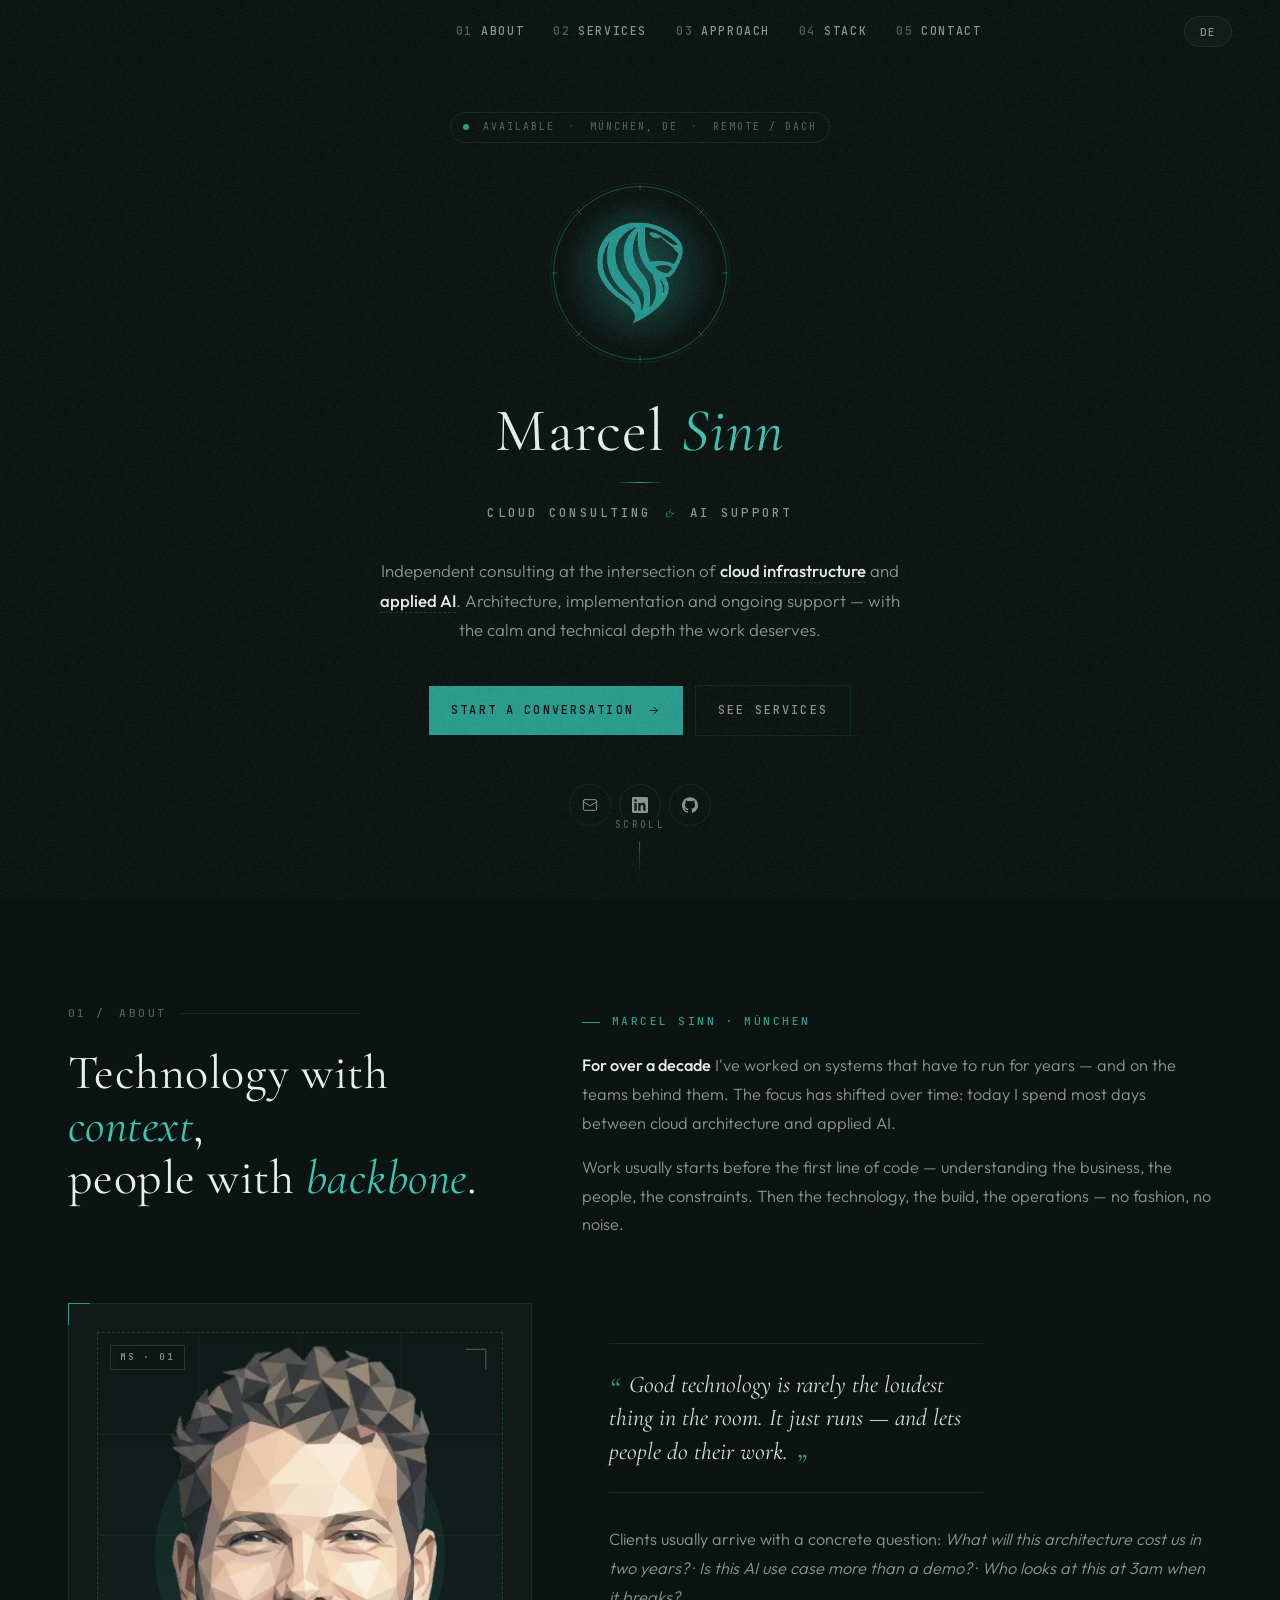
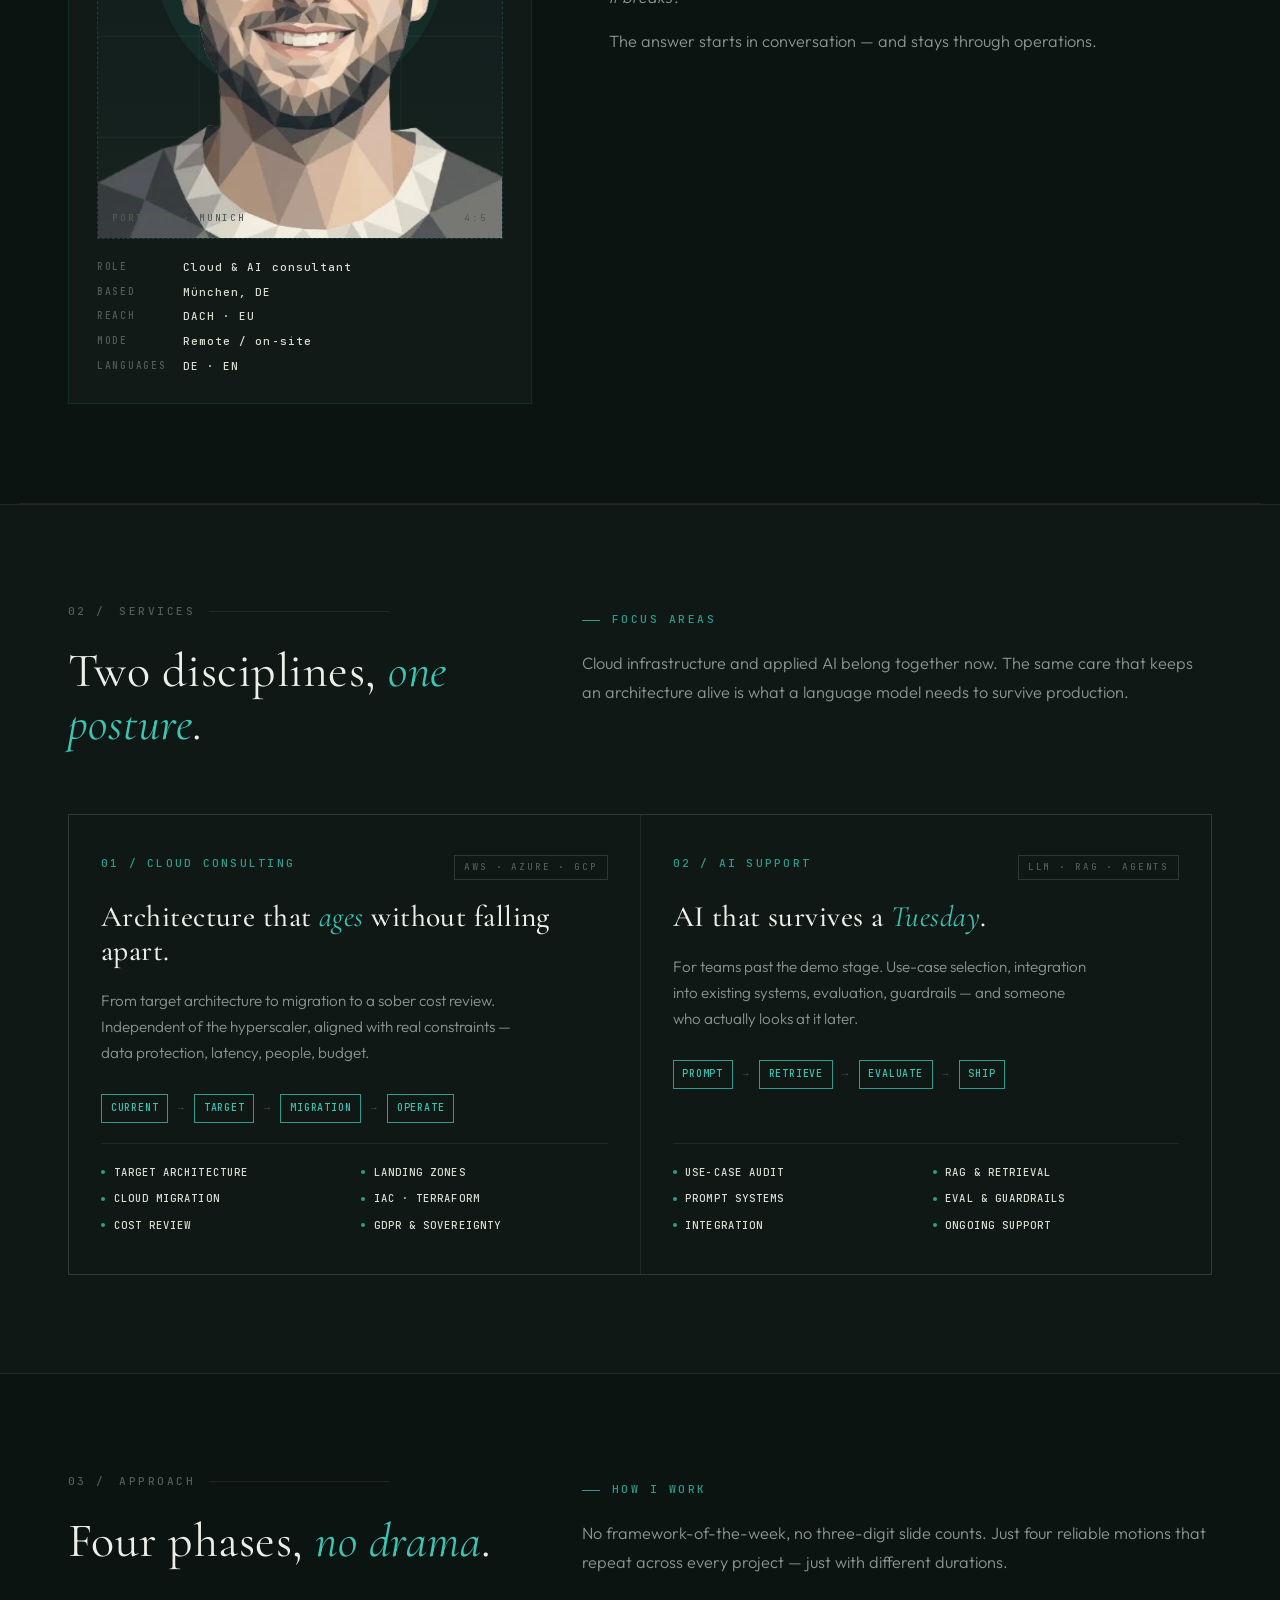
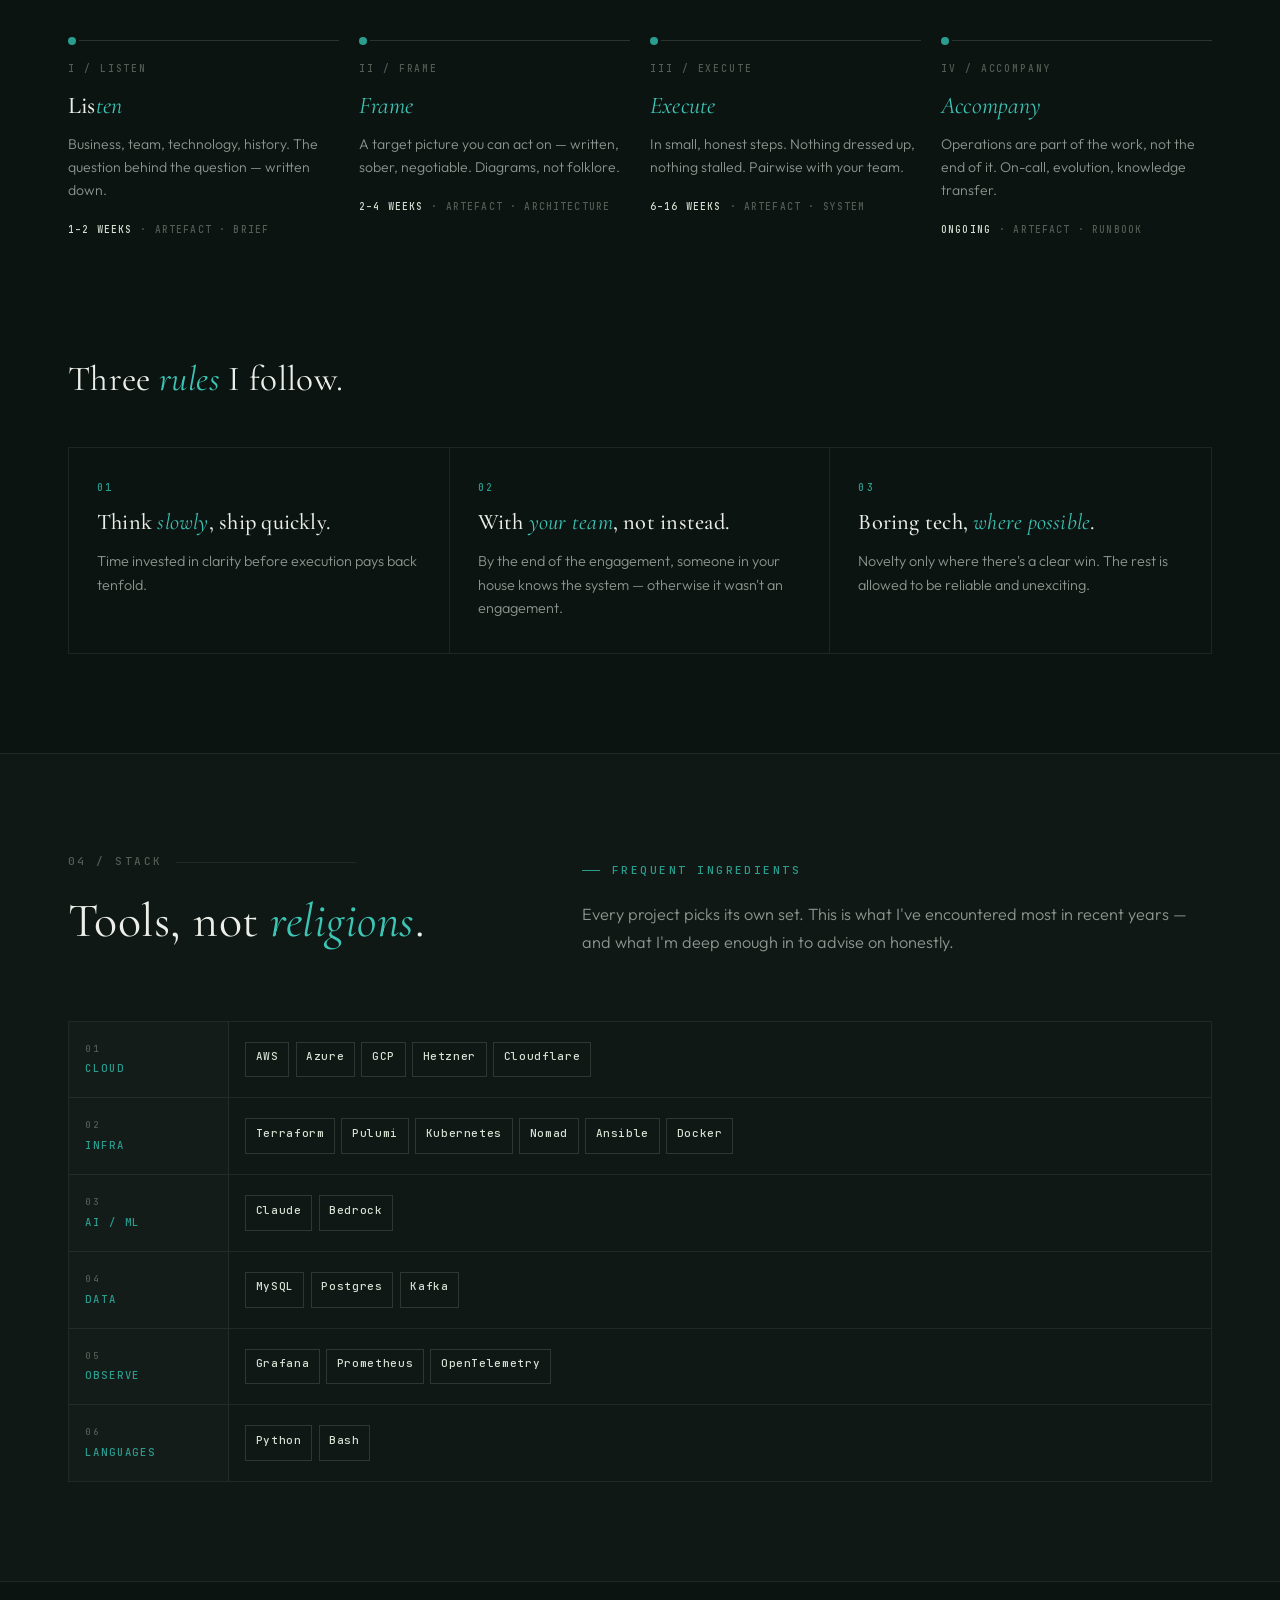
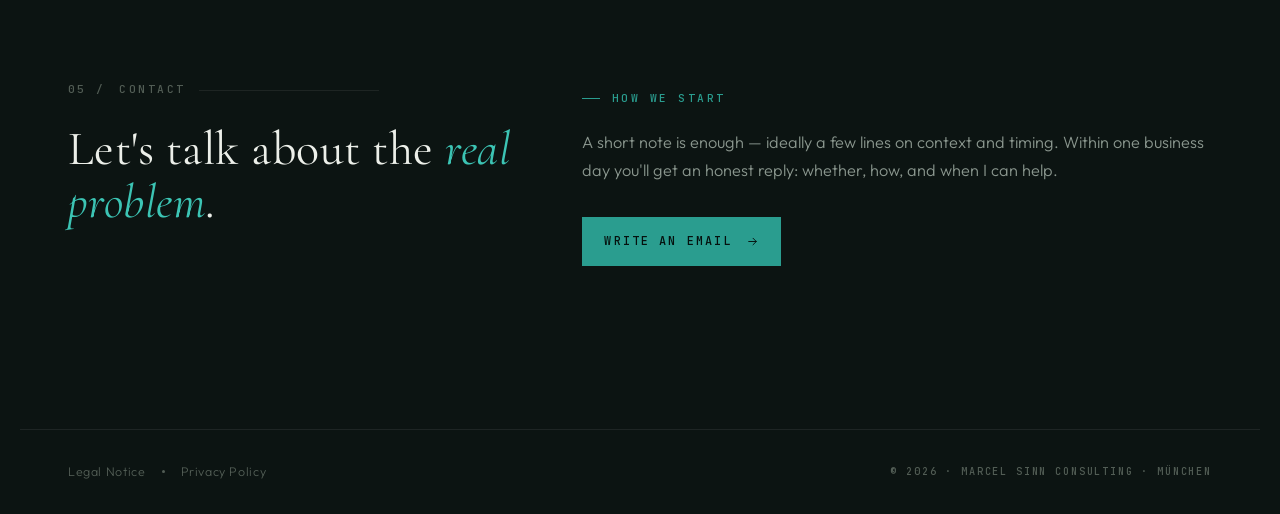
<file: index.html>
<!DOCTYPE html>
<html lang="de"><head>
<meta charset="utf-8">
<meta name="viewport" content="width=device-width, initial-scale=1">
<title>Marcel Sinn Consulting — Cloud Consulting &amp; AI Support</title>
<meta name="description" content="Cloud Consulting &amp; AI Support — Marcel Sinn Consulting, München">
<link rel="icon" type="image/png" href="images/logo.webp">
<link rel="stylesheet" href="style.css">
<script>var l=localStorage.getItem('sc_lang')||(navigator.language&&navigator.language.startsWith('en')?'en':'de');document.documentElement.lang=l;</script>
</head>

<body data-palette="teal" data-density="normal">

  <div class="ambient"></div>
  <div class="grain"></div>

  <!-- TOP BAR -->
  <header class="topbar" id="topbar">
    <a href="#top" class="brandmark">
      <img src="images/logo.webp" alt="">
      <span>Marcel Sinn <span class="sub">Consulting</span></span>
    </a>
    <nav class="nav" aria-label="Primary">
      <a href="#about" data-section="about"><span class="num">01</span><span><span class="de">Über</span><span class="en">About</span></span></a>
      <a href="#services" data-section="services"><span class="num">02</span><span><span class="de">Leistungen</span><span class="en">Services</span></span></a>
      <a href="#approach" data-section="approach"><span class="num">03</span><span><span class="de">Ansatz</span><span class="en">Approach</span></span></a>
      <a href="#stack" data-section="stack"><span class="num">04</span><span>Stack</span></a>
      <a href="#contact" data-section="contact"><span class="num">05</span><span><span class="de">Kontakt</span><span class="en">Contact</span></span></a>
    </nav>
    <button class="chip" id="langBtn" aria-label="Toggle language">
      <span class="de">EN</span><span class="en">DE</span>
    </button>
  </header>

  <!-- HERO -->
  <section class="hero" id="top">
    <div class="hero-inner">
      <div class="status-strip">
        <span class="dot"></span>
        <span><span class="de">Verfügbar</span><span class="en">Available</span></span>
        <span class="sep">·</span>
        <span>München, DE</span>
        <span class="sep">·</span>
        <span>Remote / DACH</span>
      </div>

      <div class="logo-ring">
        <div class="logo-reveal">
          <img src="images/logo.webp" alt="Marcel Sinn Consulting" class="logo">
        </div>
        <svg class="ring-svg outer" viewBox="0 0 200 200"><circle cx="100" cy="100" r="99.5"></circle></svg>
        <svg class="ring-svg" viewBox="0 0 200 200"><circle cx="100" cy="100" r="96"></circle></svg>
        <svg class="ring-ticks" viewBox="0 0 200 200" aria-hidden="true">
          <g>
            <line x1="100" y1="2" x2="100" y2="8"></line>
            <line x1="100" y1="192" x2="100" y2="198"></line>
            <line x1="2" y1="100" x2="8" y2="100"></line>
            <line x1="192" y1="100" x2="198" y2="100"></line>
            <line x1="30" y1="30" x2="35" y2="35"></line>
            <line x1="170" y1="30" x2="165" y2="35"></line>
            <line x1="30" y1="170" x2="35" y2="165"></line>
            <line x1="170" y1="170" x2="165" y2="165"></line>
          </g>
        </svg>
        <div class="logo-glow"></div>
      </div>

      <h1 class="name">Marcel <em>Sinn</em></h1>
      <div class="divider"></div>
      <p class="tagline">Cloud Consulting <span class="amp">&amp;</span> AI Support</p>

      <p class="lede">
        <span class="de">Unabhängige Beratung an der Schnittstelle von <strong>Cloud-Infrastruktur</strong> und <strong>angewandter KI</strong>. Architektur, Umsetzung und laufender Support — mit der nötigen Ruhe und technischen Tiefe.</span>
        <span class="en">Independent consulting at the intersection of <strong>cloud infrastructure</strong> and <strong>applied AI</strong>. Architecture, implementation and ongoing support — with the calm and technical depth the work deserves.</span>
      </p>

      <div class="hero-actions">
        <a href="#contact" class="cta">
          <span class="de">Projekt besprechen</span><span class="en">Start a conversation</span>
          <svg viewBox="0 0 24 24" fill="none" stroke="currentColor" stroke-width="1.75" stroke-linecap="round" stroke-linejoin="round"><path d="M5 12h14"></path><path d="m13 6 6 6-6 6"></path></svg>
        </a>
        <a href="#services" class="cta ghost">
          <span class="de">Leistungen ansehen</span><span class="en">See services</span>
        </a>
      </div>

      <nav class="social" aria-label="Elsewhere">
        <a href="#" class="mail-link" aria-label="E-Mail" data-u="marcel" data-d="sinn.consulting">
          <svg viewBox="0 0 24 24" fill="none" stroke="currentColor" stroke-width="1.5" stroke-linecap="round" stroke-linejoin="round"><rect x="2" y="4" width="20" height="16" rx="2"></rect><path d="m22 7-8.97 5.7a1.94 1.94 0 0 1-2.06 0L2 7"></path></svg>
        </a>
        <a href="https://www.linkedin.com/in/marcel-sinn-398a3a11a" target="_blank" rel="noopener" aria-label="LinkedIn">
          <svg viewBox="0 0 24 24" fill="currentColor"><path d="M20.447 20.452h-3.554v-5.569c0-1.328-.027-3.037-1.852-3.037-1.853 0-2.136 1.445-2.136 2.939v5.667H9.351V9h3.414v1.561h.046c.477-.9 1.637-1.85 3.37-1.85 3.601 0 4.267 2.37 4.267 5.455v6.286zM5.337 7.433a2.062 2.062 0 0 1-2.063-2.065 2.064 2.064 0 1 1 2.063 2.065zm1.782 13.019H3.555V9h3.564v11.452zM22.225 0H1.771C.792 0 0 .774 0 1.729v20.542C0 23.227.792 24 1.771 24h20.451C23.2 24 24 23.227 24 22.271V1.729C24 .774 23.2 0 22.222 0h.003z"></path></svg>
        </a>
        <a href="https://github.com/argonqq" target="_blank" rel="noopener" aria-label="GitHub">
          <svg viewBox="0 0 24 24" fill="currentColor"><path d="M12 .297c-6.63 0-12 5.373-12 12 0 5.303 3.438 9.8 8.205 11.385.6.113.82-.258.82-.577 0-.285-.01-1.04-.015-2.04-3.338.724-4.042-1.61-4.042-1.61C4.422 18.07 3.633 17.7 3.633 17.7c-1.087-.744.084-.729.084-.729 1.205.084 1.838 1.236 1.838 1.236 1.07 1.835 2.809 1.305 3.495.998.108-.776.417-1.305.76-1.605-2.665-.3-5.466-1.332-5.466-5.93 0-1.31.465-2.38 1.235-3.22-.135-.303-.54-1.523.105-3.176 0 0 1.005-.322 3.3 1.23.96-.267 1.98-.399 3-.405 1.02.006 2.04.138 3 .405 2.28-1.552 3.285-1.23 3.285-1.23.645 1.653.24 2.873.12 3.176.765.84 1.23 1.91 1.23 3.22 0 4.61-2.805 5.625-5.475 5.92.42.36.81 1.096.81 2.22 0 1.606-.015 2.896-.015 3.286 0 .315.21.69.825.57C20.565 22.092 24 17.592 24 12.297c0-6.627-5.373-12-12-12"></path></svg>
        </a>
      </nav>
    </div>

    <div class="scroll-cue">
      <span class="de">Scrollen</span><span class="en">Scroll</span>
      <span class="bar"></span>
    </div>
  </section>

  <!-- ABOUT -->
  <section class="block" id="about">
    <div class="section-head">
      <div>
        <div class="section-idx reveal">01 / <span class="de">Über</span><span class="en">About</span></div>
        <h2 class="h2 reveal delay-1" style="margin-top:1.5rem">
          <span class="de">Technik mit <em>Kontext</em>,<br>Menschen mit <em>Rückgrat</em>.</span>
          <span class="en">Technology with <em>context</em>,<br>people with <em>backbone</em>.</span>
        </h2>
      </div>
      <div>
        <span class="eyebrow reveal">Marcel Sinn · München</span>
        <p class="prose reveal delay-1" style="margin-top:1.25rem">
          <span class="de"><strong>Seit über einem Jahrzehnt</strong> arbeite ich an Systemen, die über Jahre laufen müssen — und an den Teams, die sie tragen. Der Fokus hat sich mit der Zeit verschoben: heute verbringe ich die meisten Tage zwischen Cloud-Architektur und angewandter KI.</span>
          <span class="en"><strong>For over a decade</strong> I've worked on systems that have to run for years — and on the teams behind them. The focus has shifted over time: today I spend most days between cloud architecture and applied AI.</span>
        </p>
        <p class="prose reveal delay-2">
          <span class="de">Arbeiten beginnt meist vor der ersten Zeile Code: beim Verstehen des Geschäfts, der Menschen und der Zwänge. Erst dann Technik, Umsetzung, Betrieb — ohne Mode, ohne Lärm.</span>
          <span class="en">Work usually starts before the first line of code — understanding the business, the people, the constraints. Then the technology, the build, the operations — no fashion, no noise.</span>
        </p>
      </div>
    </div>

    <div class="grid">
      <div class="profile-card reveal">
        <div class="portrait portrait--illus">
          <span class="pill">MS · 01</span>
          <div class="portrait-bg" aria-hidden="true">
            <svg viewBox="0 0 200 250" xmlns="http://www.w3.org/2000/svg">
              <defs>
                <linearGradient id="pg-bg" x1="0" y1="0" x2="0" y2="1">
                  <stop offset="0" stop-color="#0f1a18"></stop>
                  <stop offset="1" stop-color="#16231f"></stop>
                </linearGradient>
              </defs>
              <rect x="0" y="0" width="200" height="250" fill="url(#pg-bg)"></rect>
              <g stroke="rgba(236,239,233,.05)" stroke-width="0.5">
                <path d="M0 50H200M0 100H200M0 150H200M0 200H200"></path>
                <path d="M50 0V250M100 0V250M150 0V250"></path>
              </g>
              <circle cx="100" cy="110" r="72" fill="rgba(42,157,143,.10)"></circle>
              <circle cx="100" cy="110" r="50" fill="rgba(42,157,143,.12)"></circle>
              <g stroke="rgba(236,239,233,.25)" stroke-width="0.6" fill="none">
                <path d="M8 8 H 18 M 8 8 V 18"></path>
                <path d="M192 8 H 182 M 192 8 V 18"></path>
                <path d="M8 242 H 18 M 8 242 V 232"></path>
                <path d="M192 242 H 182 M 192 242 V 232"></path>
              </g>
            </svg>
          </div>
          <img class="portrait-photo" src="images/portrait.webp" alt="Marcel Sinn">
          <span class="portrait-caption">
            <span class="de">Portrait · München</span>
            <span class="en">Portrait · Munich</span>
          </span>
          <span class="portrait-ratio">4:5</span>
        </div>
        <dl class="profile-meta">
          <dt><span class="de">Rolle</span><span class="en">Role</span></dt>
          <dd><span class="de">Cloud &amp; KI-Berater</span><span class="en">Cloud &amp; AI consultant</span></dd>
          <dt><span class="de">Sitz</span><span class="en">Based</span></dt>
          <dd>München, DE</dd>
          <dt><span class="de">Reichweite</span><span class="en">Reach</span></dt>
          <dd>DACH · EU</dd>
          <dt><span class="de">Modus</span><span class="en">Mode</span></dt>
          <dd><span class="de">Remote / Vor Ort</span><span class="en">Remote / on-site</span></dd>
          <dt><span class="de">Sprachen</span><span class="en">Languages</span></dt>
          <dd>DE · EN</dd>
        </dl>
      </div>

      <div class="reveal delay-2">
        <blockquote class="quote">
          <span class="de">Gute Technik ist selten das laute Ding im Raum. Sie läuft einfach — und lässt Menschen ihre Arbeit tun.</span>
          <span class="en">Good technology is rarely the loudest thing in the room. It just runs — and lets people do their work.</span>
        </blockquote>
        <p class="prose" style="margin-top:2rem">
          <span class="de">Kunden kommen meist mit einer konkreten Frage: <em>Was kostet uns diese Architektur in zwei Jahren?</em> · <em>Ist dieser KI-Use-Case mehr als ein Demo?</em> · <em>Wer schaut sich das nachts an, wenn es brennt?</em></span>
          <span class="en">Clients usually arrive with a concrete question: <em>What will this architecture cost us in two years?</em> · <em>Is this AI use case more than a demo?</em> · <em>Who looks at this at 3am when it breaks?</em></span>
        </p>
        <p class="prose" style="margin-top:1rem">
          <span class="de">Die Antwort entsteht im Gespräch — und bleibt dann im Betrieb.</span>
          <span class="en">The answer starts in conversation — and stays through operations.</span>
        </p>
      </div>
    </div>
  </section>

  <div class="rule"></div>

  <!-- SERVICES -->
  <section id="services">
    <div class="wrap">
      <div class="section-head">
        <div>
          <div class="section-idx reveal">02 / <span class="de">Leistungen</span><span class="en">Services</span></div>
          <h2 class="h2 reveal delay-1" style="margin-top:1.5rem">
            <span class="de">Zwei Disziplinen, <em>eine Haltung</em>.</span>
            <span class="en">Two disciplines, <em>one posture</em>.</span>
          </h2>
        </div>
        <div>
          <span class="eyebrow reveal"><span class="de">Schwerpunkte</span><span class="en">Focus areas</span></span>
          <p class="prose reveal delay-1" style="margin-top:1.25rem">
            <span class="de">Cloud-Infrastruktur und angewandte KI gehören heute zusammen. Die gleiche Sorgfalt, die eine Architektur überleben lässt, braucht auch ein Sprachmodell im Produktionseinsatz.</span>
            <span class="en">Cloud infrastructure and applied AI belong together now. The same care that keeps an architecture alive is what a language model needs to survive production.</span>
          </p>
        </div>
      </div>

      <div class="services-grid">
        <article class="service reveal">
          <div class="service-head">
            <span class="num">01 / Cloud Consulting</span>
            <span class="tag">AWS · Azure · GCP</span>
          </div>
          <h3>
            <span class="de">Architektur, die <em>altert</em> ohne zu zerfallen.</span>
            <span class="en">Architecture that <em>ages</em> without falling apart.</span>
          </h3>
          <p>
            <span class="de">Von der ersten Zielarchitektur bis zur Migration und dem nüchternen Kosten-Review. Unabhängig vom Hyperscaler, entlang realer Auflagen — Datenschutz, Latenz, Personal, Budget.</span>
            <span class="en">From target architecture to migration to a sober cost review. Independent of the hyperscaler, aligned with real constraints — data protection, latency, people, budget.</span>
          </p>

          <div class="svc-diagram" aria-hidden="true">
            <span class="node on"><span class="de">Ist</span><span class="en">Current</span></span>
            <span class="arr">→</span>
            <span class="node on"><span class="de">Zielbild</span><span class="en">Target</span></span>
            <span class="arr">→</span>
            <span class="node on"><span class="de">Migration</span><span class="en">Migration</span></span>
            <span class="arr">→</span>
            <span class="node on"><span class="de">Betrieb</span><span class="en">Operate</span></span>
          </div>

          <ul class="service-list">
            <li><span class="de">Zielarchitektur</span><span class="en">Target architecture</span></li>
            <li>Landing zones</li>
            <li><span class="de">Cloud-Migration</span><span class="en">Cloud migration</span></li>
            <li>IaC · Terraform</li>
            <li><span class="de">Kosten-Review</span><span class="en">Cost review</span></li>
            <li><span class="de">DSGVO &amp; Sovereignty</span><span class="en">GDPR &amp; sovereignty</span></li>
          </ul>
        </article>

        <article class="service reveal delay-1">
          <div class="service-head">
            <span class="num">02 / AI Support</span>
            <span class="tag">LLM · RAG · Agents</span>
          </div>
          <h3>
            <span class="de">KI, die den <em>Dienstag</em> übersteht.</span>
            <span class="en">AI that survives a <em>Tuesday</em>.</span>
          </h3>
          <p>
            <span class="de">Für Teams, die über die Demo hinaus sind. Use-Case-Auswahl, Integration in bestehende Systeme, Evaluation, Guardrails — und jemand, der später wirklich drauf schaut.</span>
            <span class="en">For teams past the demo stage. Use-case selection, integration into existing systems, evaluation, guardrails — and someone who actually looks at it later.</span>
          </p>

          <div class="svc-diagram" aria-hidden="true">
            <span class="node on">prompt</span>
            <span class="arr">→</span>
            <span class="node on">retrieve</span>
            <span class="arr">→</span>
            <span class="node on">evaluate</span>
            <span class="arr">→</span>
            <span class="node on">ship</span>
          </div>

          <ul class="service-list">
            <li><span class="de">Use-Case-Audit</span><span class="en">Use-case audit</span></li>
            <li>RAG &amp; retrieval</li>
            <li><span class="de">Prompt-Systeme</span><span class="en">Prompt systems</span></li>
            <li>Eval &amp; guardrails</li>
            <li><span class="de">Integration</span><span class="en">Integration</span></li>
            <li><span class="de">Laufender Support</span><span class="en">Ongoing support</span></li>
          </ul>
        </article>
      </div>
    </div>
  </section>

  <!-- APPROACH -->
  <section class="block" id="approach">
    <div class="section-head">
      <div>
        <div class="section-idx reveal">03 / <span class="de">Ansatz</span><span class="en">Approach</span></div>
        <h2 class="h2 reveal delay-1" style="margin-top:1.5rem">
          <span class="de">Vier Phasen, <em>ohne Drama</em>.</span>
          <span class="en">Four phases, <em>no drama</em>.</span>
        </h2>
      </div>
      <div>
        <span class="eyebrow reveal"><span class="de">Wie ich arbeite</span><span class="en">How I work</span></span>
        <p class="prose reveal delay-1" style="margin-top:1.25rem">
          <span class="de">Kein Rahmenwerk, keine dreistelligen Folienzahlen. Stattdessen vier verlässliche Bewegungen, die sich in jedem Projekt wiederholen — nur in unterschiedlicher Dauer.</span>
          <span class="en">No framework-of-the-week, no three-digit slide counts. Just four reliable motions that repeat across every project — just with different durations.</span>
        </p>
      </div>
    </div>

    <div class="approach">
      <div class="step reveal">
        <span class="ph">i / listen</span>
        <h4><span class="de">Zu<em>hören</em></span><span class="en">Lis<em>ten</em></span></h4>
        <p>
          <span class="de">Geschäft, Team, Technik, Historie. Die Frage hinter der Anfrage — schriftlich festhalten.</span>
          <span class="en">Business, team, technology, history. The question behind the question — written down.</span>
        </p>
        <span class="meta"><span class="dur">1–2 <span class="de">Wochen</span><span class="en">weeks</span></span> · artefact · brief</span>
      </div>
      <div class="step reveal delay-1">
        <span class="ph">ii / frame</span>
        <h4><span class="de"><em>Rahmen</em></span><span class="en"><em>Frame</em></span></h4>
        <p>
          <span class="de">Ein Zielbild, das Handeln erlaubt — schriftlich, nüchtern, verhandelbar. Diagramme statt Folklore.</span>
          <span class="en">A target picture you can act on — written, sober, negotiable. Diagrams, not folklore.</span>
        </p>
        <span class="meta"><span class="dur">2–4 <span class="de">Wochen</span><span class="en">weeks</span></span> · artefact · architecture</span>
      </div>
      <div class="step reveal delay-2">
        <span class="ph">iii / execute</span>
        <h4><span class="de"><em>Umsetzen</em></span><span class="en"><em>Execute</em></span></h4>
        <p>
          <span class="de">In kleinen, ehrlichen Schritten. Nichts beschönigt, nichts verschleppt. Paarweise mit Ihrem Team.</span>
          <span class="en">In small, honest steps. Nothing dressed up, nothing stalled. Pairwise with your team.</span>
        </p>
        <span class="meta"><span class="dur">6–16 <span class="de">Wochen</span><span class="en">weeks</span></span> · artefact · system</span>
      </div>
      <div class="step reveal delay-3">
        <span class="ph">iv / accompany</span>
        <h4><span class="de"><em>Begleiten</em></span><span class="en"><em>Accompany</em></span></h4>
        <p>
          <span class="de">Der Betrieb ist Teil des Auftrags, nicht sein Ende. Bereitschaft, Weiterentwicklung, Wissenstransfer.</span>
          <span class="en">Operations are part of the work, not the end of it. On-call, evolution, knowledge transfer.</span>
        </p>
        <span class="meta"><span class="dur"><span class="de">laufend</span><span class="en">ongoing</span></span> · artefact · runbook</span>
      </div>
    </div>

    <div style="margin-top:5rem">
      <span class="eyebrow reveal"><span class="de">Prinzipien</span><span class="en">Principles</span></span>
      <h3 class="h2 reveal delay-1" style="margin-top:1rem;max-width:26ch;font-size:clamp(1.6rem,3vw,2.2rem)">
        <span class="de">Drei <em>Regeln</em>, denen ich folge.</span>
        <span class="en">Three <em>rules</em> I follow.</span>
      </h3>
      <div class="principles" style="margin-top:3rem">
        <div class="principle reveal">
          <span class="n">01</span>
          <h4><span class="de"><em>Langsam</em> denken, schnell liefern.</span><span class="en">Think <em>slowly</em>, ship quickly.</span></h4>
          <p>
            <span class="de">Die Zeit, die vor der Umsetzung in Klarheit investiert wird, zahlt sich zehnfach zurück.</span>
            <span class="en">Time invested in clarity before execution pays back tenfold.</span>
          </p>
        </div>
        <div class="principle reveal delay-1">
          <span class="n">02</span>
          <h4><span class="de">Mit <em>Ihrem Team</em>, nicht statt.</span><span class="en">With <em>your team</em>, not instead.</span></h4>
          <p>
            <span class="de">Am Ende des Auftrags kennt jemand in Ihrem Haus das System — sonst war es kein Auftrag.</span>
            <span class="en">By the end of the engagement, someone in your house knows the system — otherwise it wasn't an engagement.</span>
          </p>
        </div>
        <div class="principle reveal delay-2">
          <span class="n">03</span>
          <h4><span class="de">Boring tech, <em>wo möglich</em>.</span><span class="en">Boring tech, <em>where possible</em>.</span></h4>
          <p>
            <span class="de">Neues nur, wo es klare Vorteile bringt. Der Rest darf verlässlich und unaufregend sein.</span>
            <span class="en">Novelty only where there's a clear win. The rest is allowed to be reliable and unexciting.</span>
          </p>
        </div>
      </div>
    </div>
  </section>

  <!-- STACK -->
  <section id="stack">
    <div class="wrap">
      <div class="section-head">
        <div>
          <div class="section-idx reveal">04 / Stack</div>
          <h2 class="h2 reveal delay-1" style="margin-top:1.5rem">
            <span class="de">Werkzeuge, nicht <em>Glaubensrichtungen</em>.</span>
            <span class="en">Tools, not <em>religions</em>.</span>
          </h2>
        </div>
        <div>
          <span class="eyebrow reveal"><span class="de">Häufige Bestandteile</span><span class="en">Frequent ingredients</span></span>
          <p class="prose reveal delay-1" style="margin-top:1.25rem">
            <span class="de">Jedes Projekt wählt seinen eigenen Satz. Dies ist, was mir in den letzten Jahren am häufigsten begegnet ist — und worin ich tief genug bin, um ehrlich zu beraten.</span>
            <span class="en">Every project picks its own set. This is what I've encountered most in recent years — and what I'm deep enough in to advise on honestly.</span>
          </p>
        </div>
      </div>

      <div class="stack-map reveal">
        <div class="stack-row">
          <div class="stack-label"><span class="n">01</span><span>Cloud</span></div>
          <div class="stack-items">
            <span class="tok">AWS</span><span class="tok">Azure</span><span class="tok">GCP</span><span class="tok">Hetzner</span><span class="tok">Cloudflare</span>
          </div>
        </div>
        <div class="stack-row">
          <div class="stack-label"><span class="n">02</span><span>Infra</span></div>
          <div class="stack-items">
            <span class="tok">Terraform</span><span class="tok">Pulumi</span><span class="tok">Kubernetes</span><span class="tok">Nomad</span><span class="tok">Ansible</span><span class="tok">Docker</span>
          </div>
        </div>
        <div class="stack-row">
          <div class="stack-label"><span class="n">03</span><span>AI / ML</span></div>
          <div class="stack-items">
            <span class="tok">Claude</span><span class="tok">Bedrock</span>
          </div>
        </div>
        <div class="stack-row">
          <div class="stack-label"><span class="n">04</span><span>Data</span></div>
          <div class="stack-items">
            <span class="tok">MySQL</span><span class="tok">Postgres</span><span class="tok">Kafka</span>
          </div>
        </div>
        <div class="stack-row">
          <div class="stack-label"><span class="n">05</span><span>Observe</span></div>
          <div class="stack-items">
            <span class="tok">Grafana</span><span class="tok">Prometheus</span><span class="tok">OpenTelemetry</span>
          </div>
        </div>
        <div class="stack-row">
          <div class="stack-label"><span class="n">06</span><span>Languages</span></div>
          <div class="stack-items">
            <span class="tok">Python</span><span class="tok">Bash</span>
          </div>
        </div>
      </div>
    </div>
  </section>

  <!-- CONTACT -->
  <section class="block" id="contact">
    <div class="section-head">
      <div>
        <div class="section-idx reveal">05 / <span class="de">Kontakt</span><span class="en">Contact</span></div>
        <h2 class="h2 reveal delay-1" style="margin-top:1.5rem">
          <span class="de">Reden wir über das <em>Problem dahinter</em>.</span>
          <span class="en">Let's talk about the <em>real problem</em>.</span>
        </h2>
      </div>
      <div>
        <span class="eyebrow reveal"><span class="de">Wie wir starten</span><span class="en">How we start</span></span>
        <p class="prose reveal delay-1" style="margin-top:1.25rem">
          <span class="de">Eine kurze Nachricht genügt — gern mit ein paar Stichworten zu Kontext und Zeithorizont. Innerhalb eines Werktags kommt eine ehrliche Antwort: ob, wie und ab wann ich helfen kann.</span>
          <span class="en">A short note is enough — ideally a few lines on context and timing. Within one business day you'll get an honest reply: whether, how, and when I can help.</span>
        </p>
        <a href="#" class="mail-link cta reveal delay-2" data-u="marcel" data-d="sinn.consulting" style="margin-top:2rem">
          <span class="de">E-Mail schreiben</span><span class="en">Write an email</span>
          <svg viewBox="0 0 24 24" fill="none" stroke="currentColor" stroke-width="1.75" stroke-linecap="round" stroke-linejoin="round"><path d="M5 12h14"></path><path d="m13 6 6 6-6 6"></path></svg>
        </a>
      </div>
    </div>

  </section>

  <!-- FOOTER -->
  <footer class="foot">
    <div class="links">
      <a href="legal-notice.html"><span class="de">Impressum</span><span class="en">Legal Notice</span></a>
      <span class="dot"></span>
      <a href="privacy.html"><span class="de">Datenschutz</span><span class="en">Privacy Policy</span></a>
    </div>
    <span class="mono">© <span id="year"></span> · Marcel Sinn Consulting · München</span>
  </footer>

  <!-- TWEAKS -->
  <div id="tweaks" aria-hidden="true">
    <header>
      <span class="t"><em>Tweaks</em></span>
      <button id="tweaksClose" aria-label="Close">×</button>
    </header>
    <div class="body">
      <div class="grp">
        <span class="lbl">Palette</span>
        <div class="opts">
          <button class="swatch on" data-k="palette" data-v="teal"><span class="dot" style="background:#2a9d8f"></span><span class="nm">Teal</span></button>
          <button class="swatch" data-k="palette" data-v="sage"><span class="dot" style="background:#7ea693"></span><span class="nm">Sage</span></button>
        </div>
        <div class="opts">
          <button class="swatch" data-k="palette" data-v="amber"><span class="dot" style="background:#c8914a"></span><span class="nm">Amber</span></button>
          <button class="swatch" data-k="palette" data-v="indigo"><span class="dot" style="background:#7e8cc9"></span><span class="nm">Indigo</span></button>
        </div>
      </div>
      <div class="grp">
        <span class="lbl">Density</span>
        <div class="opts">
          <button class="opt" data-k="density" data-v="compact">Compact</button>
          <button class="opt on" data-k="density" data-v="normal">Normal</button>
          <button class="opt" data-k="density" data-v="airy">Airy</button>
        </div>
      </div>
      <div class="grp">
        <span class="lbl">Language</span>
        <div class="opts">
          <button class="opt" data-k="lang" data-v="de">Deutsch</button>
          <button class="opt" data-k="lang" data-v="en">English</button>
        </div>
      </div>
      <div class="grp">
        <span class="lbl">Detail</span>
        <label class="sw"><input type="checkbox" id="grainTog" checked=""><span>Film grain</span></label>
      </div>
    </div>
  </div>

<script>
(function(){
  document.getElementById('year').textContent = new Date().getFullYear();

  // Generate grain texture via canvas
  (function(){
    var c = document.createElement('canvas');
    c.width = 256; c.height = 256;
    var ctx = c.getContext('2d');
    var img = ctx.createImageData(256, 256);
    for(var i = 0; i < img.data.length; i += 4){
      var v = Math.random() * 255 | 0;
      img.data[i] = img.data[i+1] = img.data[i+2] = v;
      img.data[i+3] = 255;
    }
    ctx.putImageData(img, 0, 0);
    var grain = document.querySelector('.grain');
    if(grain) grain.style.backgroundImage = 'url(' + c.toDataURL() + ')';
  })();

  // Language
  var lang = localStorage.getItem('sc_lang') || (navigator.language && navigator.language.startsWith('en') ? 'en' : 'de');
  document.documentElement.lang = lang;
  function setLang(v){
    lang = v;
    document.documentElement.lang = v;
    localStorage.setItem('sc_lang', v);
    document.querySelectorAll('[data-k="lang"]').forEach(function(b){
      b.classList.toggle('on', b.dataset.v === v);
    });
  }
  document.getElementById('langBtn').addEventListener('click', function(){
    setLang(lang === 'de' ? 'en' : 'de');
  });

  // Anti-scrape
  document.querySelectorAll('.mail-link').forEach(function(el){
    el.addEventListener('click', function(e){
      e.preventDefault();
      window.location.href = 'mai'+'lto:'+el.dataset.u+'@'+el.dataset.d;
    });
  });
  document.querySelectorAll('.mail-text').forEach(function(el){
    var a = el.dataset.u+'@'+el.dataset.d;
    el.href = 'mai'+'lto:'+a;
    el.textContent = a;
  });
  document.querySelectorAll('.addr').forEach(function(el){
    el.innerHTML = el.dataset.a + '<br>' + el.dataset.c;
  });
  document.querySelectorAll('.phone').forEach(function(el){
    var num = el.dataset.p + el.dataset.s;
    el.innerHTML = '<a href="te'+'l:'+num+'" style="color:inherit;text-decoration:none">'+num+'</a>';
  });

  // Scroll
  var topbar = document.getElementById('topbar');
  var sections = ['about','services','approach','stack','contact'].map(function(id){ return document.getElementById(id); });
  var navLinks = document.querySelectorAll('.nav a[data-section]');
  function onScroll(){
    topbar.classList.toggle('scrolled', window.scrollY > 40);
    var y = window.scrollY + window.innerHeight*0.35;
    var active = null;
    sections.forEach(function(s){ if(s && s.offsetTop <= y) active = s.id; });
    navLinks.forEach(function(a){ a.classList.toggle('active', a.dataset.section === active); });
  }
  onScroll();
  window.addEventListener('scroll', onScroll, {passive:true});

  // Reveal
  var io = new IntersectionObserver(function(entries){
    entries.forEach(function(e){
      if(e.isIntersecting){ e.target.classList.add('in'); io.unobserve(e.target); }
    });
  }, {threshold:0.12, rootMargin:'0px 0px -60px 0px'});
  document.querySelectorAll('.reveal').forEach(function(el){ io.observe(el); });

  // Tweaks
  var defaults = {
    "palette": "teal",
    "density": "normal",
    "grain": true
  };
  var state = Object.assign({}, defaults);
  function apply(){
    document.body.dataset.palette = state.palette;
    document.body.dataset.density = state.density;
    document.body.classList.toggle('no-grain', !state.grain);
    document.querySelectorAll('[data-k]').forEach(function(b){
      var k = b.dataset.k, v = b.dataset.v;
      if(k === 'lang') b.classList.toggle('on', v === lang);
      else b.classList.toggle('on', state[k] === v);
    });
    document.getElementById('grainTog').checked = !!state.grain;
  }
  function persist(p){ try{ window.parent.postMessage({type:'__edit_mode_set_keys',edits:p},'*'); }catch(e){} }
  document.querySelectorAll('[data-k]').forEach(function(b){
    b.addEventListener('click', function(){
      var k = b.dataset.k, v = b.dataset.v;
      if(k === 'lang'){ setLang(v); return; }
      state[k] = v; apply();
      var p = {}; p[k] = v; persist(p);
    });
  });
  document.getElementById('grainTog').addEventListener('change', function(e){
    state.grain = !!e.target.checked; apply(); persist({grain:state.grain});
  });
  apply();

  // Edit-mode host protocol
  var panel = document.getElementById('tweaks');
  document.getElementById('tweaksClose').addEventListener('click', function(){
    panel.classList.remove('open'); panel.setAttribute('aria-hidden','true');
  });
  window.addEventListener('message', function(ev){
    var d = ev.data || {};
    if(d.type === '__activate_edit_mode'){ panel.classList.add('open'); panel.setAttribute('aria-hidden','false'); }
    else if(d.type === '__deactivate_edit_mode'){ panel.classList.remove('open'); panel.setAttribute('aria-hidden','true'); }
  });
  try{ window.parent.postMessage({type:'__edit_mode_available'},'*'); }catch(e){}
})();
</script>

<script defer src='https://static.cloudflareinsights.com/beacon.min.js' data-cf-beacon='{"token": "12fd92c1de4e4deb9b2d8f11032fddbf"}'></script>
</body></html>
</file>
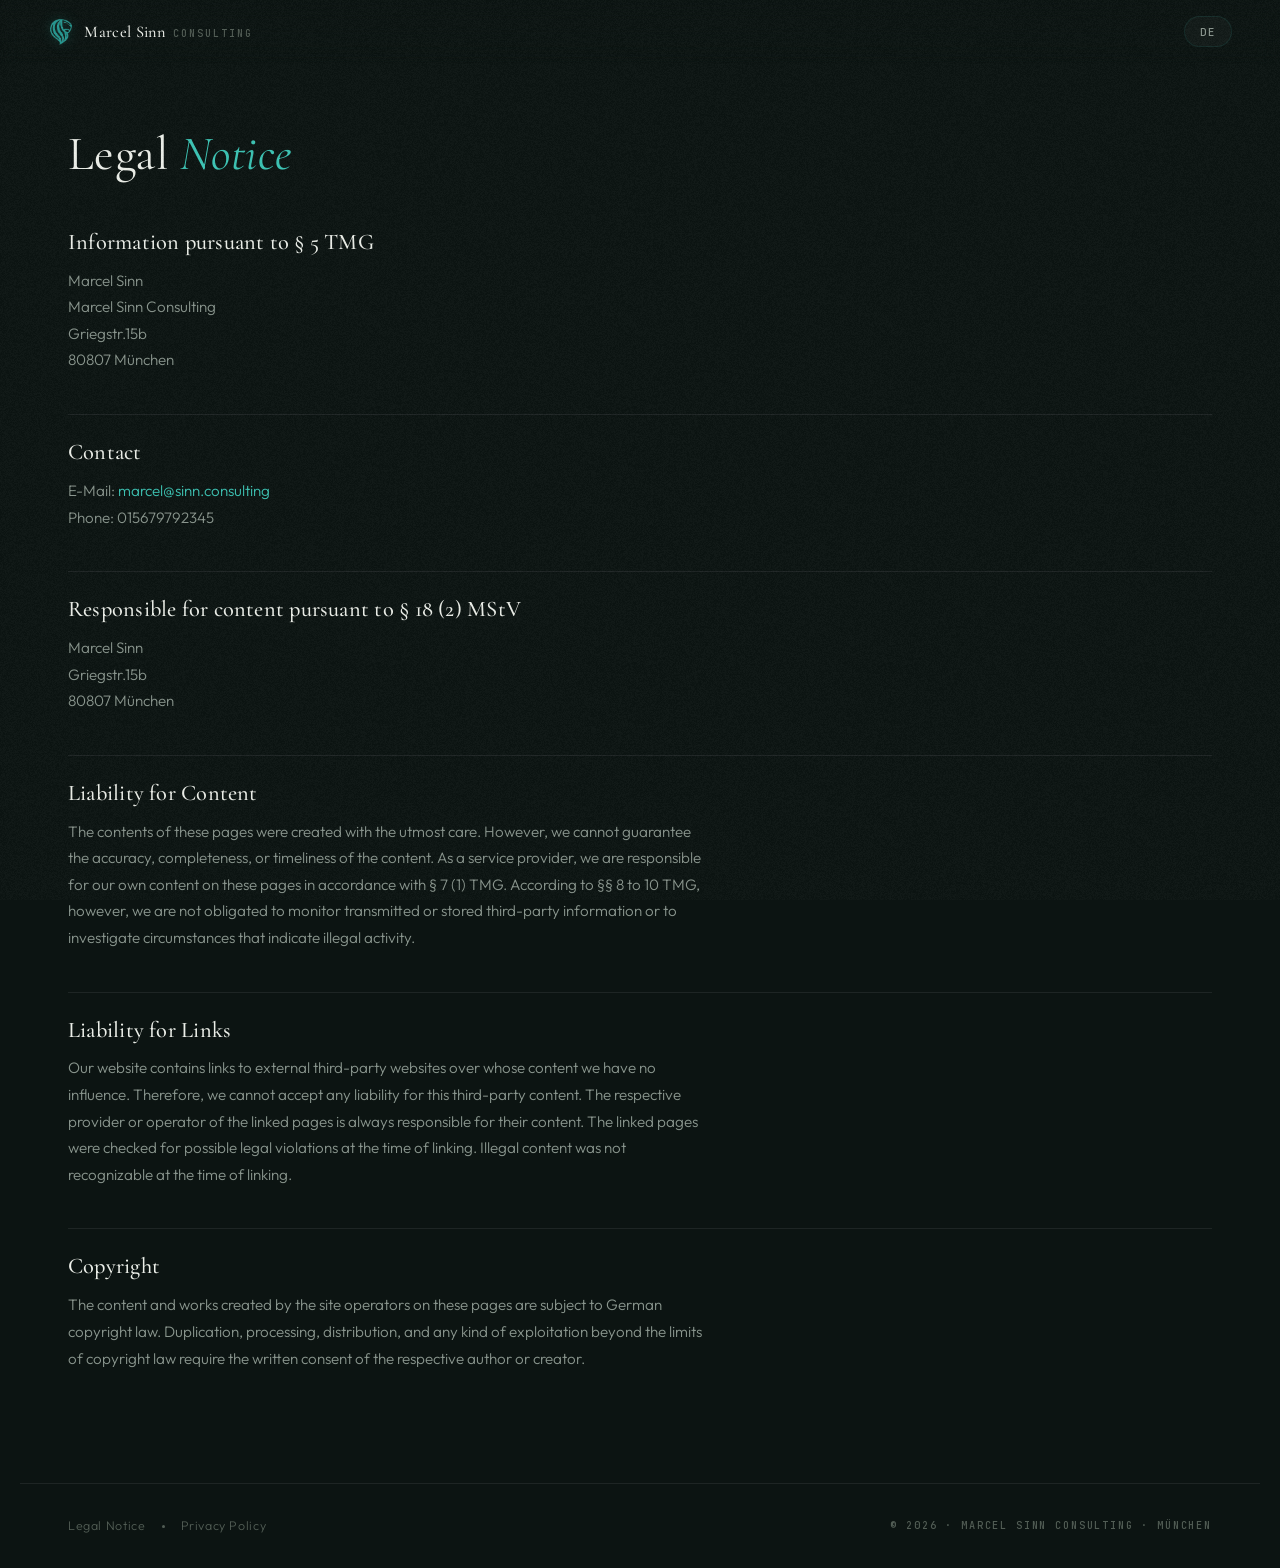
<file: legal-notice.html>
<!DOCTYPE html>
<html lang="de"><head>
<meta charset="utf-8">
<meta name="viewport" content="width=device-width, initial-scale=1">
<title>Impressum — Marcel Sinn Consulting</title>
<meta name="robots" content="noindex">
<link rel="icon" type="image/png" href="images/logo.webp">
<link rel="stylesheet" href="style.css">
<script>var l=localStorage.getItem('sc_lang')||(navigator.language&&navigator.language.startsWith('en')?'en':'de');document.documentElement.lang=l;</script>
</head>

<body>

  <div class="ambient"></div>
  <div class="grain"></div>

  <header class="topbar" id="topbar">
    <a href="index.html" class="brandmark" style="opacity:1;pointer-events:auto">
      <img src="images/logo.webp" alt="">
      <span>Marcel Sinn <span class="sub">Consulting</span></span>
    </a>
    <button class="chip" id="langBtn" aria-label="Toggle language">
      <span class="de">EN</span><span class="en">DE</span>
    </button>
  </header>

  <main class="legal-content">
    <h1>
      <span class="de">Impress<em>um</em></span>
      <span class="en">Legal <em>Notice</em></span>
    </h1>

    <h2>
      <span class="de">Angaben gem. § 5 TMG</span>
      <span class="en">Information pursuant to § 5 TMG</span>
    </h2>
    <p>
      Marcel Sinn<br>
      Marcel Sinn Consulting<br>
      <span class="addr" data-a="Griegstr.15b" data-c="80807 München"></span>
    </p>

    <h2>
      <span class="de">Kontakt</span>
      <span class="en">Contact</span>
    </h2>
    <p>
      E-Mail: <a href="#" class="mail-text" data-u="marcel" data-d="sinn.consulting"></a><br>
      <span class="de">Telefon</span><span class="en">Phone</span>: <span class="phone" data-p="01567" data-s="9792345"></span>
    </p>

    <h2>
      <span class="de">Verantwortlich für den Inhalt gem. § 18 Abs. 2 MStV</span>
      <span class="en">Responsible for content pursuant to § 18 (2) MStV</span>
    </h2>
    <p>
      Marcel Sinn<br>
      <span class="addr" data-a="Griegstr.15b" data-c="80807 München"></span>
    </p>

    <h2>
      <span class="de">Haftung für Inhalte</span>
      <span class="en">Liability for Content</span>
    </h2>
    <p class="de">
      Die Inhalte dieser Seiten wurden mit größter Sorgfalt erstellt. Für die Richtigkeit,
      Vollständigkeit und Aktualität der Inhalte kann jedoch keine Gewähr übernommen werden.
      Als Diensteanbieter sind wir gemäß § 7 Abs. 1 TMG für eigene Inhalte auf diesen
      Seiten nach den allgemeinen Gesetzen verantwortlich. Nach §§ 8 bis 10 TMG sind wir als
      Diensteanbieter jedoch nicht verpflichtet, übermittelte oder gespeicherte fremde Informationen zu
      überwachen oder nach Umständen zu forschen, die auf eine rechtswidrige Tätigkeit hinweisen.
    </p>
    <p class="en">
      The contents of these pages were created with the utmost care. However, we cannot guarantee the accuracy,
      completeness, or timeliness of the content. As a service provider, we are responsible for our own content
      on these pages in accordance with § 7 (1) TMG. According to §§ 8 to 10 TMG, however, we are
      not obligated to monitor transmitted or stored third-party information or to investigate circumstances that
      indicate illegal activity.
    </p>

    <h2>
      <span class="de">Haftung für Links</span>
      <span class="en">Liability for Links</span>
    </h2>
    <p class="de">
      Unser Angebot enthält Links zu externen Webseiten Dritter, auf deren Inhalte wir keinen Einfluss haben.
      Deshalb können wir für diese fremden Inhalte auch keine Gewähr übernehmen. Für die
      Inhalte der verlinkten Seiten ist stets der jeweilige Anbieter oder Betreiber der Seiten verantwortlich.
      Die verlinkten Seiten wurden zum Zeitpunkt der Verlinkung auf mögliche Rechtsverstöße
      überprüft. Rechtswidrige Inhalte waren zum Zeitpunkt der Verlinkung nicht erkennbar.
    </p>
    <p class="en">
      Our website contains links to external third-party websites over whose content we have no influence.
      Therefore, we cannot accept any liability for this third-party content. The respective provider or operator
      of the linked pages is always responsible for their content. The linked pages were checked for possible legal
      violations at the time of linking. Illegal content was not recognizable at the time of linking.
    </p>

    <h2>
      <span class="de">Urheberrecht</span>
      <span class="en">Copyright</span>
    </h2>
    <p class="de">
      Die durch die Seitenbetreiber erstellten Inhalte und Werke auf diesen Seiten unterliegen dem deutschen
      Urheberrecht. Die Vervielfältigung, Bearbeitung, Verbreitung und jede Art der Verwertung außerhalb
      der Grenzen des Urheberrechtes bedürfen der schriftlichen Zustimmung des jeweiligen Autors bzw. Erstellers.
    </p>
    <p class="en">
      The content and works created by the site operators on these pages are subject to German copyright law.
      Duplication, processing, distribution, and any kind of exploitation beyond the limits of copyright law
      require the written consent of the respective author or creator.
    </p>
  </main>

  <footer class="foot">
    <div class="links">
      <a href="legal-notice.html"><span class="de">Impressum</span><span class="en">Legal Notice</span></a>
      <span class="dot"></span>
      <a href="privacy.html"><span class="de">Datenschutz</span><span class="en">Privacy Policy</span></a>
    </div>
    <span class="mono">&copy; <span id="year"></span> &middot; Marcel Sinn Consulting &middot; München</span>
  </footer>

<script>
(function(){
  document.getElementById('year').textContent = new Date().getFullYear();

  // Grain
  (function(){
    var c = document.createElement('canvas');
    c.width = 256; c.height = 256;
    var ctx = c.getContext('2d');
    var img = ctx.createImageData(256, 256);
    for(var i = 0; i < img.data.length; i += 4){
      var v = Math.random() * 255 | 0;
      img.data[i] = img.data[i+1] = img.data[i+2] = v;
      img.data[i+3] = 255;
    }
    ctx.putImageData(img, 0, 0);
    var grain = document.querySelector('.grain');
    if(grain) grain.style.backgroundImage = 'url(' + c.toDataURL() + ')';
  })();

  // Language
  var lang = localStorage.getItem('sc_lang') || (navigator.language && navigator.language.startsWith('en') ? 'en' : 'de');
  document.documentElement.lang = lang;
  function setLang(v){
    lang = v;
    document.documentElement.lang = v;
    localStorage.setItem('sc_lang', v);
  }
  document.getElementById('langBtn').addEventListener('click', function(){
    setLang(lang === 'de' ? 'en' : 'de');
  });

  // Anti-scrape
  document.querySelectorAll('.mail-text').forEach(function(el){
    var a = el.dataset.u+'@'+el.dataset.d;
    el.href = 'mai'+'lto:'+a;
    el.textContent = a;
  });
  document.querySelectorAll('.addr').forEach(function(el){
    el.innerHTML = el.dataset.a + '<br>' + el.dataset.c;
  });
  document.querySelectorAll('.phone').forEach(function(el){
    var num = el.dataset.p + el.dataset.s;
    el.innerHTML = '<a href="te'+'l:'+num+'" style="color:inherit;text-decoration:none">'+num+'</a>';
  });

  // Topbar scroll
  var topbar = document.getElementById('topbar');
  window.addEventListener('scroll', function(){
    topbar.classList.toggle('scrolled', window.scrollY > 40);
  }, {passive:true});
})();
</script>

<script defer src='https://static.cloudflareinsights.com/beacon.min.js' data-cf-beacon='{"token": "12fd92c1de4e4deb9b2d8f11032fddbf"}'></script>
</body></html>
</file>
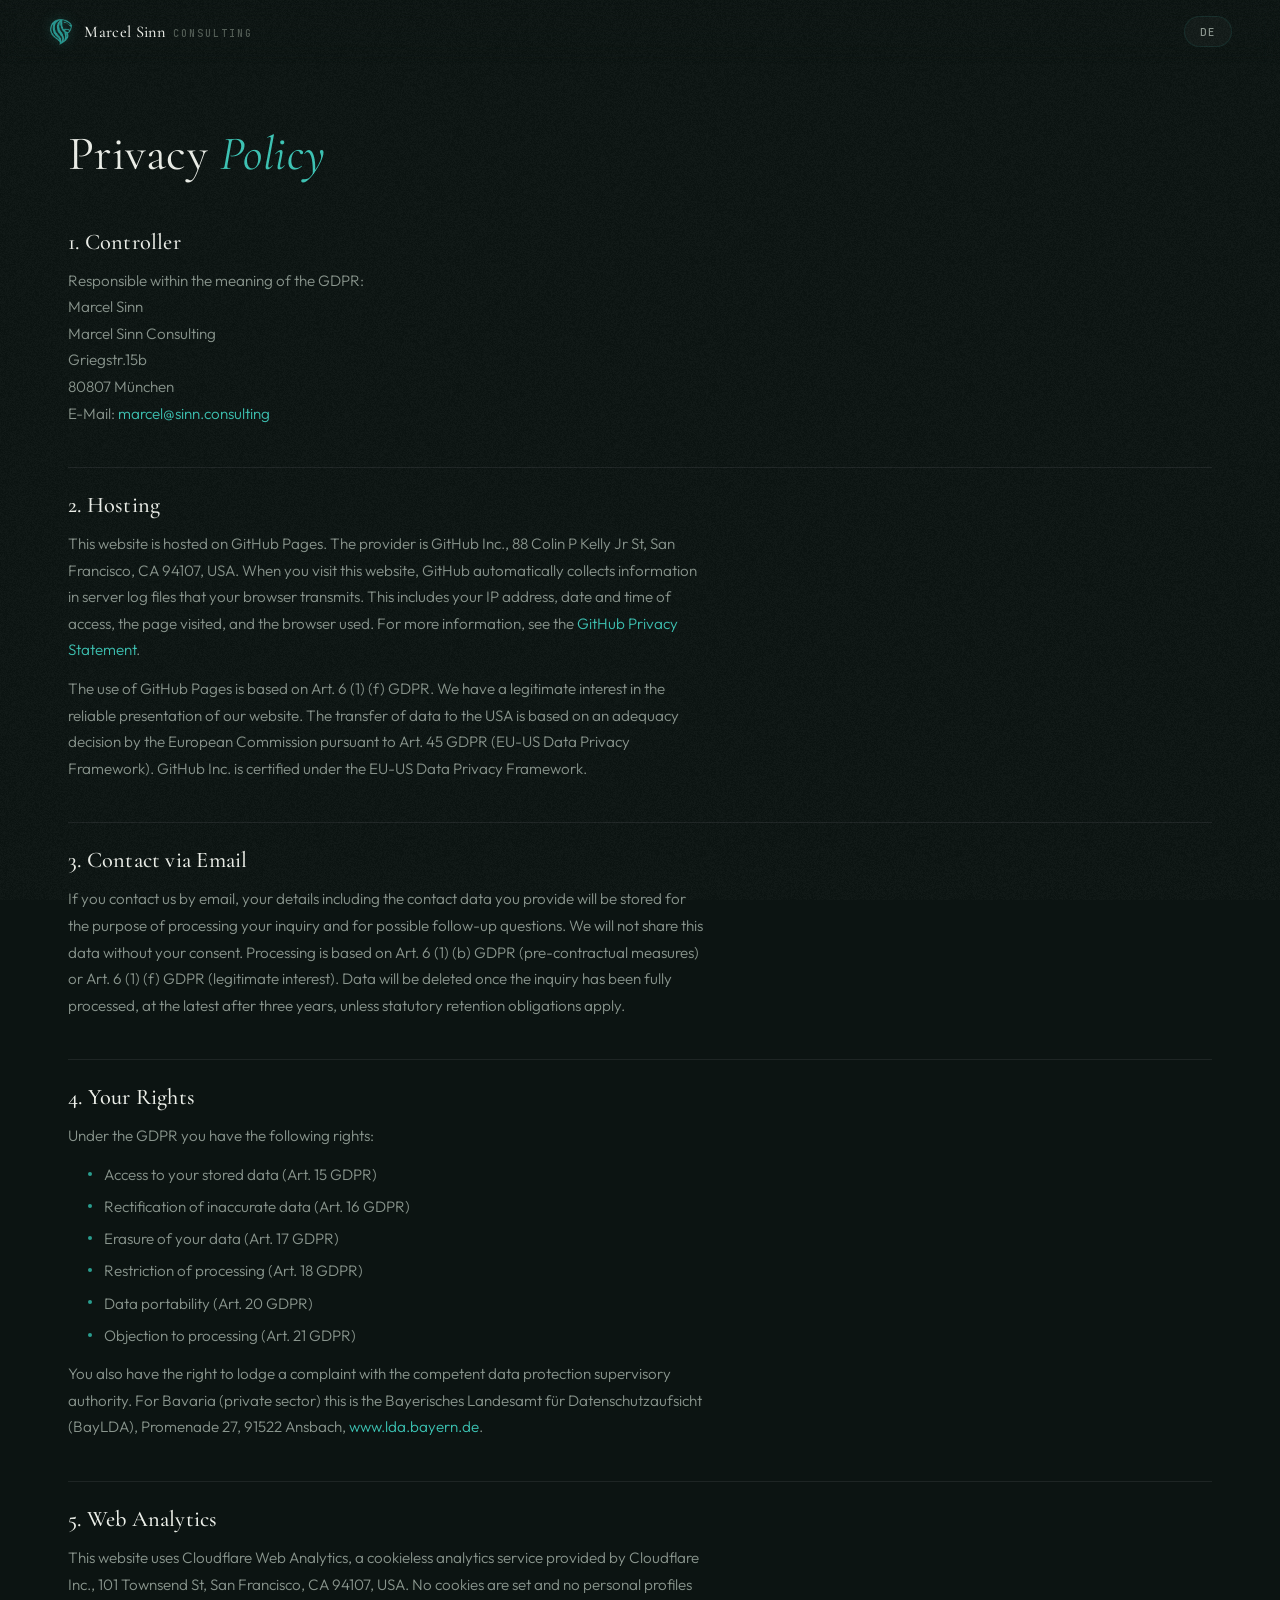
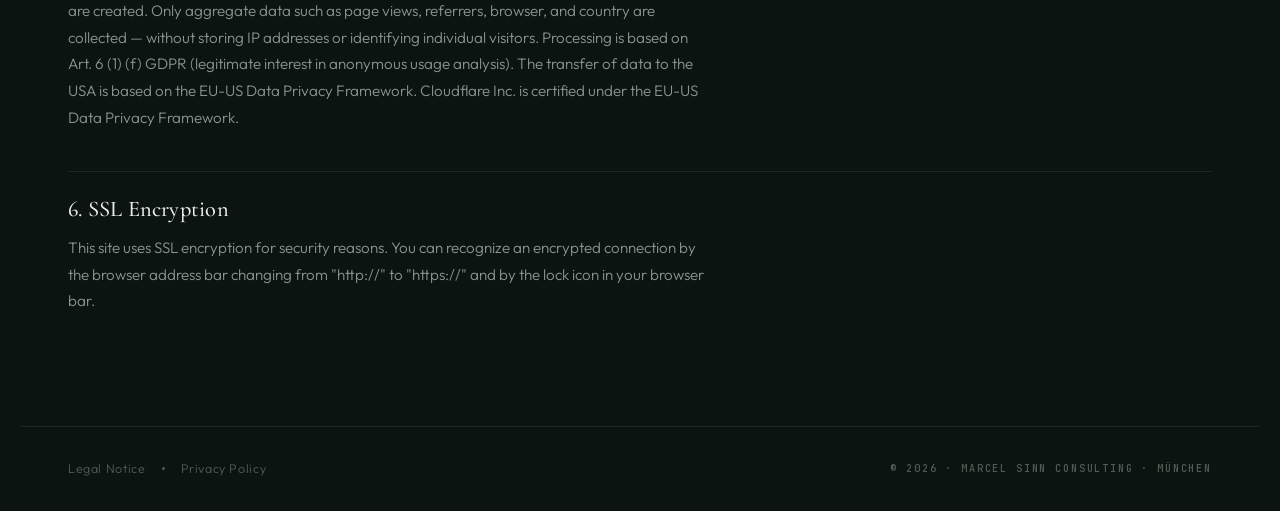
<file: privacy.html>
<!DOCTYPE html>
<html lang="de"><head>
<meta charset="utf-8">
<meta name="viewport" content="width=device-width, initial-scale=1">
<title>Datenschutz — Marcel Sinn Consulting</title>
<meta name="robots" content="noindex">
<link rel="icon" type="image/png" href="images/logo.webp">
<link rel="stylesheet" href="style.css">
<script>var l=localStorage.getItem('sc_lang')||(navigator.language&&navigator.language.startsWith('en')?'en':'de');document.documentElement.lang=l;</script>
</head>

<body>

  <div class="ambient"></div>
  <div class="grain"></div>

  <header class="topbar" id="topbar">
    <a href="index.html" class="brandmark" style="opacity:1;pointer-events:auto">
      <img src="images/logo.webp" alt="">
      <span>Marcel Sinn <span class="sub">Consulting</span></span>
    </a>
    <button class="chip" id="langBtn" aria-label="Toggle language">
      <span class="de">EN</span><span class="en">DE</span>
    </button>
  </header>

  <main class="legal-content">
    <h1>
      <span class="de">Datenschutz<em>erklärung</em></span>
      <span class="en">Privacy <em>Policy</em></span>
    </h1>

    <h2>
      <span class="de">1. Verantwortlicher</span>
      <span class="en">1. Controller</span>
    </h2>
    <p>
      <span class="de">Verantwortlich im Sinne der DSGVO:</span>
      <span class="en">Responsible within the meaning of the GDPR:</span><br>
      Marcel Sinn<br>
      Marcel Sinn Consulting<br>
      <span class="addr" data-a="Griegstr.15b" data-c="80807 München"></span><br>
      E-Mail: <a href="#" class="mail-text" data-u="marcel" data-d="sinn.consulting"></a>
    </p>

    <h2>2. Hosting</h2>
    <p class="de">
      Diese Website wird bei GitHub Pages gehostet. Anbieter ist die GitHub Inc., 88 Colin P Kelly Jr St,
      San Francisco, CA 94107, USA. Beim Aufruf dieser Website erhebt GitHub automatisch Informationen
      in sogenannten Server-Log-Dateien, die Ihr Browser automatisch übermittelt. Dies sind insbesondere
      Ihre IP-Adresse, Datum und Uhrzeit des Zugriffs, die aufgerufene Seite und der verwendete Browser.
      Weitere Informationen finden Sie in der Datenschutzerklärung von GitHub:
      <a href="https://docs.github.com/en/site-policy/privacy-policies/github-general-privacy-statement" target="_blank" rel="noopener">GitHub Privacy Statement</a>.
    </p>
    <p class="en">
      This website is hosted on GitHub Pages. The provider is GitHub Inc., 88 Colin P Kelly Jr St,
      San Francisco, CA 94107, USA. When you visit this website, GitHub automatically collects information
      in server log files that your browser transmits. This includes your IP address, date and time of access,
      the page visited, and the browser used. For more information, see the
      <a href="https://docs.github.com/en/site-policy/privacy-policies/github-general-privacy-statement" target="_blank" rel="noopener">GitHub Privacy Statement</a>.
    </p>
    <p class="de">
      Die Nutzung von GitHub Pages erfolgt auf Grundlage von Art. 6 Abs. 1 lit. f DSGVO. Wir haben ein
      berechtigtes Interesse an einer zuverlässigen Darstellung unserer Website. Die Übermittlung
      von Daten in die USA erfolgt auf Grundlage eines Angemessenheitsbeschlusses der EU-Kommission gemäß
      Art. 45 DSGVO (EU-US Data Privacy Framework). GitHub Inc. ist unter dem EU-US Data Privacy Framework
      zertifiziert.
    </p>
    <p class="en">
      The use of GitHub Pages is based on Art. 6 (1) (f) GDPR. We have a legitimate interest in the
      reliable presentation of our website. The transfer of data to the USA is based on an adequacy decision
      by the European Commission pursuant to Art. 45 GDPR (EU-US Data Privacy Framework). GitHub Inc. is
      certified under the EU-US Data Privacy Framework.
    </p>

    <h2>
      <span class="de">3. Kontaktaufnahme per E-Mail</span>
      <span class="en">3. Contact via Email</span>
    </h2>
    <p class="de">
      Wenn Sie uns per E-Mail kontaktieren, werden Ihre Angaben einschließlich der von Ihnen angegebenen
      Kontaktdaten zum Zwecke der Bearbeitung der Anfrage und für den Fall von Anschlussfragen bei uns
      gespeichert. Diese Daten geben wir nicht ohne Ihre Einwilligung weiter. Die Verarbeitung erfolgt auf
      Grundlage von Art. 6 Abs. 1 lit. b DSGVO (Vertragsanbahnung) bzw. Art. 6 Abs. 1 lit. f DSGVO
      (berechtigtes Interesse). Die Daten werden gelöscht, sobald die Anfrage abschließend
      bearbeitet ist, spätestens nach drei Jahren, sofern keine gesetzliche Aufbewahrungspflicht
      entgegensteht.
    </p>
    <p class="en">
      If you contact us by email, your details including the contact data you provide will be stored for the
      purpose of processing your inquiry and for possible follow-up questions. We will not share this data
      without your consent. Processing is based on Art. 6 (1) (b) GDPR (pre-contractual measures) or
      Art. 6 (1) (f) GDPR (legitimate interest). Data will be deleted once the inquiry has been fully
      processed, at the latest after three years, unless statutory retention obligations apply.
    </p>

    <h2>
      <span class="de">4. Ihre Rechte</span>
      <span class="en">4. Your Rights</span>
    </h2>
    <p class="de">Sie haben gemäß DSGVO folgende Rechte:</p>
    <p class="en">Under the GDPR you have the following rights:</p>
    <ul class="de">
      <li>Auskunft über Ihre gespeicherten Daten (Art. 15 DSGVO)</li>
      <li>Berichtigung unrichtiger Daten (Art. 16 DSGVO)</li>
      <li>Löschung Ihrer Daten (Art. 17 DSGVO)</li>
      <li>Einschränkung der Verarbeitung (Art. 18 DSGVO)</li>
      <li>Datenübertragbarkeit (Art. 20 DSGVO)</li>
      <li>Widerspruch gegen die Verarbeitung (Art. 21 DSGVO)</li>
    </ul>
    <ul class="en">
      <li>Access to your stored data (Art. 15 GDPR)</li>
      <li>Rectification of inaccurate data (Art. 16 GDPR)</li>
      <li>Erasure of your data (Art. 17 GDPR)</li>
      <li>Restriction of processing (Art. 18 GDPR)</li>
      <li>Data portability (Art. 20 GDPR)</li>
      <li>Objection to processing (Art. 21 GDPR)</li>
    </ul>
    <p class="de">
      Sie haben zudem das Recht, sich bei der zuständigen Datenschutz-Aufsichtsbehörde zu beschweren.
      Für Bayern (nichtöffentlicher Bereich) ist dies das
      Bayerische Landesamt für Datenschutzaufsicht (BayLDA), Promenade 27, 91522 Ansbach,
      <a href="https://www.lda.bayern.de" target="_blank" rel="noopener">www.lda.bayern.de</a>.
    </p>
    <p class="en">
      You also have the right to lodge a complaint with the competent data protection supervisory authority.
      For Bavaria (private sector) this is the Bayerisches Landesamt für Datenschutzaufsicht (BayLDA),
      Promenade 27, 91522 Ansbach,
      <a href="https://www.lda.bayern.de" target="_blank" rel="noopener">www.lda.bayern.de</a>.
    </p>

    <h2>
      <span class="de">5. Webanalyse</span>
      <span class="en">5. Web Analytics</span>
    </h2>
    <p class="de">
      Diese Website nutzt Cloudflare Web Analytics, einen cookielosen Analysedienst der
      Cloudflare Inc., 101 Townsend St, San Francisco, CA 94107, USA. Es werden keine Cookies gesetzt
      und keine personenbezogenen Profile erstellt. Erfasst werden ausschließlich aggregierte Daten wie
      Seitenaufrufe, Referrer, Browser und Land — ohne Speicherung von IP-Adressen oder
      Zuordnung zu einzelnen Besuchern. Die Verarbeitung erfolgt auf Grundlage von Art. 6 Abs. 1 lit. f
      DSGVO (berechtigtes Interesse an der anonymen Auswertung des Nutzungsverhaltens). Die Übermittlung
      von Daten in die USA erfolgt auf Grundlage des EU-US Data Privacy Framework. Cloudflare Inc. ist
      unter dem EU-US Data Privacy Framework zertifiziert.
    </p>
    <p class="en">
      This website uses Cloudflare Web Analytics, a cookieless analytics service provided by
      Cloudflare Inc., 101 Townsend St, San Francisco, CA 94107, USA. No cookies are set
      and no personal profiles are created. Only aggregate data such as page views, referrers,
      browser, and country are collected — without storing IP addresses or identifying
      individual visitors. Processing is based on Art. 6 (1) (f) GDPR (legitimate interest in anonymous
      usage analysis). The transfer of data to the USA is based on the EU-US Data Privacy Framework.
      Cloudflare Inc. is certified under the EU-US Data Privacy Framework.
    </p>

    <h2>
      <span class="de">6. SSL-Verschlüsselung</span>
      <span class="en">6. SSL Encryption</span>
    </h2>
    <p class="de">
      Diese Seite nutzt aus Sicherheitsgründen eine SSL-Verschlüsselung. Eine verschlüsselte
      Verbindung erkennen Sie daran, dass die Adresszeile des Browsers von „http://" auf
      „https://" wechselt und an dem Schloss-Symbol in Ihrer Browserzeile.
    </p>
    <p class="en">
      This site uses SSL encryption for security reasons. You can recognize an encrypted connection by the
      browser address bar changing from "http://" to "https://" and by the lock icon in your browser bar.
    </p>
  </main>

  <footer class="foot">
    <div class="links">
      <a href="legal-notice.html"><span class="de">Impressum</span><span class="en">Legal Notice</span></a>
      <span class="dot"></span>
      <a href="privacy.html"><span class="de">Datenschutz</span><span class="en">Privacy Policy</span></a>
    </div>
    <span class="mono">&copy; <span id="year"></span> &middot; Marcel Sinn Consulting &middot; München</span>
  </footer>

<script>
(function(){
  document.getElementById('year').textContent = new Date().getFullYear();

  // Grain
  (function(){
    var c = document.createElement('canvas');
    c.width = 256; c.height = 256;
    var ctx = c.getContext('2d');
    var img = ctx.createImageData(256, 256);
    for(var i = 0; i < img.data.length; i += 4){
      var v = Math.random() * 255 | 0;
      img.data[i] = img.data[i+1] = img.data[i+2] = v;
      img.data[i+3] = 255;
    }
    ctx.putImageData(img, 0, 0);
    var grain = document.querySelector('.grain');
    if(grain) grain.style.backgroundImage = 'url(' + c.toDataURL() + ')';
  })();

  // Language
  var lang = localStorage.getItem('sc_lang') || (navigator.language && navigator.language.startsWith('en') ? 'en' : 'de');
  document.documentElement.lang = lang;
  function setLang(v){
    lang = v;
    document.documentElement.lang = v;
    localStorage.setItem('sc_lang', v);
  }
  document.getElementById('langBtn').addEventListener('click', function(){
    setLang(lang === 'de' ? 'en' : 'de');
  });

  // Anti-scrape
  document.querySelectorAll('.mail-text').forEach(function(el){
    var a = el.dataset.u+'@'+el.dataset.d;
    el.href = 'mai'+'lto:'+a;
    el.textContent = a;
  });
  document.querySelectorAll('.addr').forEach(function(el){
    el.innerHTML = el.dataset.a + '<br>' + el.dataset.c;
  });

  // Topbar scroll
  var topbar = document.getElementById('topbar');
  window.addEventListener('scroll', function(){
    topbar.classList.toggle('scrolled', window.scrollY > 40);
  }, {passive:true});
})();
</script>

<script defer src='https://static.cloudflareinsights.com/beacon.min.js' data-cf-beacon='{"token": "12fd92c1de4e4deb9b2d8f11032fddbf"}'></script>
</body></html>
</file>
<file: style.css>
/* latin-ext */
@font-face {
  font-family: 'Cormorant Garamond';
  font-style: italic;
  font-weight: 400;
  font-display: swap;
  src: url("fonts/cormorant-garamond-italic-latin-ext.woff2") format('woff2');
  unicode-range: U+0100-02BA, U+02BD-02C5, U+02C7-02CC, U+02CE-02D7, U+02DD-02FF, U+0304, U+0308, U+0329, U+1D00-1DBF, U+1E00-1E9F, U+1EF2-1EFF, U+2020, U+20A0-20AB, U+20AD-20C0, U+2113, U+2C60-2C7F, U+A720-A7FF;
}
/* latin */
@font-face {
  font-family: 'Cormorant Garamond';
  font-style: italic;
  font-weight: 400;
  font-display: swap;
  src: url("fonts/cormorant-garamond-italic-latin.woff2") format('woff2');
  unicode-range: U+0000-00FF, U+0131, U+0152-0153, U+02BB-02BC, U+02C6, U+02DA, U+02DC, U+0304, U+0308, U+0329, U+2000-206F, U+20AC, U+2122, U+2191, U+2193, U+2212, U+2215, U+FEFF, U+FFFD;
}
/* latin-ext */
@font-face {
  font-family: 'Cormorant Garamond';
  font-style: normal;
  font-weight: 400;
  font-display: swap;
  src: url("fonts/cormorant-garamond-normal-latin-ext.woff2") format('woff2');
  unicode-range: U+0100-02BA, U+02BD-02C5, U+02C7-02CC, U+02CE-02D7, U+02DD-02FF, U+0304, U+0308, U+0329, U+1D00-1DBF, U+1E00-1E9F, U+1EF2-1EFF, U+2020, U+20A0-20AB, U+20AD-20C0, U+2113, U+2C60-2C7F, U+A720-A7FF;
}
/* latin */
@font-face {
  font-family: 'Cormorant Garamond';
  font-style: normal;
  font-weight: 400;
  font-display: swap;
  src: url("fonts/cormorant-garamond-normal-latin.woff2") format('woff2');
  unicode-range: U+0000-00FF, U+0131, U+0152-0153, U+02BB-02BC, U+02C6, U+02DA, U+02DC, U+0304, U+0308, U+0329, U+2000-206F, U+20AC, U+2122, U+2191, U+2193, U+2212, U+2215, U+FEFF, U+FFFD;
}
/* latin-ext */
@font-face {
  font-family: 'Cormorant Garamond';
  font-style: normal;
  font-weight: 500;
  font-display: swap;
  src: url("fonts/cormorant-garamond-normal-latin-ext.woff2") format('woff2');
  unicode-range: U+0100-02BA, U+02BD-02C5, U+02C7-02CC, U+02CE-02D7, U+02DD-02FF, U+0304, U+0308, U+0329, U+1D00-1DBF, U+1E00-1E9F, U+1EF2-1EFF, U+2020, U+20A0-20AB, U+20AD-20C0, U+2113, U+2C60-2C7F, U+A720-A7FF;
}
/* latin */
@font-face {
  font-family: 'Cormorant Garamond';
  font-style: normal;
  font-weight: 500;
  font-display: swap;
  src: url("fonts/cormorant-garamond-normal-latin.woff2") format('woff2');
  unicode-range: U+0000-00FF, U+0131, U+0152-0153, U+02BB-02BC, U+02C6, U+02DA, U+02DC, U+0304, U+0308, U+0329, U+2000-206F, U+20AC, U+2122, U+2191, U+2193, U+2212, U+2215, U+FEFF, U+FFFD;
}
/* latin-ext */
@font-face {
  font-family: 'JetBrains Mono';
  font-style: normal;
  font-weight: 500;
  font-display: swap;
  src: url("fonts/jetbrains-mono-latin-ext.woff2") format('woff2');
  unicode-range: U+0100-02BA, U+02BD-02C5, U+02C7-02CC, U+02CE-02D7, U+02DD-02FF, U+0304, U+0308, U+0329, U+1D00-1DBF, U+1E00-1E9F, U+1EF2-1EFF, U+2020, U+20A0-20AB, U+20AD-20C0, U+2113, U+2C60-2C7F, U+A720-A7FF;
}
/* latin */
@font-face {
  font-family: 'JetBrains Mono';
  font-style: normal;
  font-weight: 500;
  font-display: swap;
  src: url("fonts/jetbrains-mono-latin.woff2") format('woff2');
  unicode-range: U+0000-00FF, U+0131, U+0152-0153, U+02BB-02BC, U+02C6, U+02DA, U+02DC, U+0304, U+0308, U+0329, U+2000-206F, U+20AC, U+2122, U+2191, U+2193, U+2212, U+2215, U+FEFF, U+FFFD;
}
/* latin-ext */
@font-face {
  font-family: 'Outfit';
  font-style: normal;
  font-weight: 300;
  font-display: swap;
  src: url("fonts/outfit-latin-ext.woff2") format('woff2');
  unicode-range: U+0100-02BA, U+02BD-02C5, U+02C7-02CC, U+02CE-02D7, U+02DD-02FF, U+0304, U+0308, U+0329, U+1D00-1DBF, U+1E00-1E9F, U+1EF2-1EFF, U+2020, U+20A0-20AB, U+20AD-20C0, U+2113, U+2C60-2C7F, U+A720-A7FF;
}
/* latin */
@font-face {
  font-family: 'Outfit';
  font-style: normal;
  font-weight: 300;
  font-display: swap;
  src: url("fonts/outfit-latin.woff2") format('woff2');
  unicode-range: U+0000-00FF, U+0131, U+0152-0153, U+02BB-02BC, U+02C6, U+02DA, U+02DC, U+0304, U+0308, U+0329, U+2000-206F, U+20AC, U+2122, U+2191, U+2193, U+2212, U+2215, U+FEFF, U+FFFD;
}
/* latin-ext */
@font-face {
  font-family: 'Outfit';
  font-style: normal;
  font-weight: 500;
  font-display: swap;
  src: url("fonts/outfit-latin-ext.woff2") format('woff2');
  unicode-range: U+0100-02BA, U+02BD-02C5, U+02C7-02CC, U+02CE-02D7, U+02DD-02FF, U+0304, U+0308, U+0329, U+1D00-1DBF, U+1E00-1E9F, U+1EF2-1EFF, U+2020, U+20A0-20AB, U+20AD-20C0, U+2113, U+2C60-2C7F, U+A720-A7FF;
}
/* latin */
@font-face {
  font-family: 'Outfit';
  font-style: normal;
  font-weight: 500;
  font-display: swap;
  src: url("fonts/outfit-latin.woff2") format('woff2');
  unicode-range: U+0000-00FF, U+0131, U+0152-0153, U+02BB-02BC, U+02C6, U+02DA, U+02DC, U+0304, U+0308, U+0329, U+2000-206F, U+20AC, U+2122, U+2191, U+2193, U+2212, U+2215, U+FEFF, U+FFFD;
}

  *,*::before,*::after{margin:0;padding:0;box-sizing:border-box}

  :root{
    /* Warmer night — pulled slightly toward green/teal with more depth */
    --teal:#2a9d8f;
    --teal-light:#3cc4b4;
    --teal-soft:#88d4c9;
    --teal-glow:rgba(42,157,143,.32);
    --teal-deep:rgba(42,157,143,.08);

    /* Warm off-black, not pure slate */
    --bg:#0c1412;
    --bg-elevated:#121a18;
    --bg-soft:#0f1815;
    --bg-warm:#141c1a;

    --text:#ecefe9;
    --text-warm:#d8dfd3;
    --text-dim:#8a968e;
    --text-faint:#525d55;
    --border:rgba(42,157,143,.14);
    --border-strong:rgba(42,157,143,.3);
    --rule:rgba(236,239,233,.08);
    --rule-strong:rgba(236,239,233,.14);

    --sand:#d9c9a3; /* warm accent for human moments */

    --font-serif:'Cormorant Garamond', serif;
    --font-sans:'Outfit', sans-serif;
    --font-mono:'JetBrains Mono', ui-monospace, monospace;

    --maxw:1240px;
    --gutter:clamp(1.25rem, 4vw, 3rem);
    --section-py:clamp(5rem, 11vh, 9rem);
  }

  html{background:var(--bg);scroll-behavior:smooth}
  body{
    font-family:var(--font-sans);font-weight:300;
    background:var(--bg);color:var(--text);
    min-height:100vh;-webkit-font-smoothing:antialiased;
    overflow-x:hidden;line-height:1.6;
  }

  /* Film grain — canvas-generated */
  .grain{
    position:fixed;inset:0;z-index:9999;pointer-events:none;opacity:.028;
    background-repeat:repeat;background-size:256px 256px;
    transition:opacity .4s ease;
  }
  body.no-grain .grain{opacity:0}

  /* Subtle warm radial behind hero */
  .ambient{
    position:fixed;inset:0;z-index:-1;pointer-events:none;
    background:
      radial-gradient(ellipse 60% 40% at 50% 0%, rgba(42,157,143,.10), transparent 60%),
      radial-gradient(ellipse 40% 30% at 85% 80%, rgba(217,201,163,.05), transparent 60%);
  }

  /* DE/EN */
  html[lang="de"] .en, html[lang="en"] .de{display:none}

  /* ============ TOP BAR ============ */
  .topbar{
    position:fixed;top:0;left:0;right:0;z-index:80;
    padding:1rem var(--gutter);
    display:flex;align-items:center;justify-content:space-between;
    backdrop-filter:blur(10px);
    background:linear-gradient(to bottom, rgba(12,20,18,.80), rgba(12,20,18,0));
    border-bottom:1px solid transparent;
    transition:background .3s ease, border-color .3s ease;
  }
  .topbar.scrolled{
    background:rgba(12,20,18,.85);
    border-bottom-color:var(--rule);
  }
  .brandmark{
    display:flex;align-items:center;gap:.65rem;
    font-family:var(--font-serif);font-weight:500;letter-spacing:.02em;
    color:var(--text);text-decoration:none;font-size:1.02rem;
    opacity:0;pointer-events:none;transition:opacity .4s ease;
  }
  .topbar.scrolled .brandmark{opacity:1;pointer-events:auto}
  .brandmark img{width:26px;height:26px;filter:drop-shadow(0 0 6px var(--teal-glow))}
  .brandmark .sub{
    font-family:var(--font-mono);font-size:.62rem;color:var(--text-faint);
    letter-spacing:.2em;text-transform:uppercase;margin-left:.25rem;font-weight:500;
  }
  .nav{display:flex;gap:1.8rem;align-items:center}
  .nav a{
    font-family:var(--font-mono);
    font-size:.72rem;letter-spacing:.14em;text-transform:uppercase;
    color:var(--text-dim);text-decoration:none;font-weight:500;
    transition:color .25s ease;position:relative;padding:.25rem 0;
    display:flex;align-items:center;gap:.5rem;
  }
  .nav a .num{color:var(--text-faint);font-weight:500}
  .nav a::after{
    content:"";position:absolute;left:0;right:0;bottom:-4px;height:1px;
    background:var(--teal);transform:scaleX(0);transform-origin:left;
    transition:transform .35s cubic-bezier(.22,1,.36,1);
  }
  .nav a:hover,.nav a.active{color:var(--text)}
  .nav a:hover .num,.nav a.active .num{color:var(--teal)}
  .nav a.active::after,.nav a:hover::after{transform:scaleX(1)}

  .chip{
    background:var(--bg-elevated);border:1px solid var(--border);border-radius:999px;
    color:var(--text-dim);font-family:var(--font-mono);
    font-size:.68rem;font-weight:500;letter-spacing:.14em;text-transform:uppercase;
    padding:.48rem .9rem;cursor:pointer;transition:all .3s ease;
  }
  .chip:hover{color:var(--teal-light);border-color:var(--border-strong)}

  @media (max-width:900px){ .nav{display:none} }

  /* ============ HERO ============ */
  .hero{
    min-height:100vh;
    display:grid;grid-template-columns:1fr;align-items:center;justify-items:center;
    text-align:center;padding:7rem var(--gutter) 5rem;
    position:relative;
  }
  .hero-inner{max-width:720px;width:100%;position:relative;display:flex;flex-direction:column;align-items:center}

  /* Status strip — data feel */
  .status-strip{
    display:inline-flex;align-items:center;gap:.85rem;
    font-family:var(--font-mono);font-size:.62rem;letter-spacing:.2em;
    color:var(--text-faint);text-transform:uppercase;
    border:1px solid var(--rule);padding:.4rem .75rem;border-radius:999px;
    margin-bottom:2.5rem;
    animation:fadeIn 1s .2s both;
  }
  .status-strip .dot{
    width:6px;height:6px;border-radius:50%;background:var(--teal);
    box-shadow:0 0 0 0 var(--teal-glow);
    animation:pulseDot 2.4s ease-in-out infinite;
  }
  .status-strip .sep{color:var(--text-faint);opacity:.5}

  .logo-ring{
    position:relative;display:inline-flex;align-items:center;justify-content:center;
    width:180px;height:180px;margin-bottom:2.25rem;
  }
  .logo-reveal{
    width:130px;height:130px;border-radius:50%;overflow:hidden;
    position:relative;z-index:2;
    animation:clipReveal 1.2s cubic-bezier(.22,1,.36,1) .2s both;
  }
  .logo{
    width:100%;height:100%;object-fit:contain;padding:14px;
    filter:drop-shadow(0 0 20px var(--teal-glow));
    animation:logoFloat 6s ease-in-out 1.5s infinite;
  }
  .ring-svg{position:absolute;inset:0;width:100%;height:100%;color:var(--teal);z-index:1}
  .ring-svg circle{
    fill:none;stroke:currentColor;stroke-width:.5;
    stroke-dasharray:604;stroke-dashoffset:604;
    animation:ringStroke 1.8s cubic-bezier(.22,1,.36,1) .4s forwards;
  }
  .ring-svg.outer circle{
    stroke-dasharray:628;stroke-dashoffset:628;
    animation:ringStroke 2.2s cubic-bezier(.22,1,.36,1) .6s forwards;
    opacity:.3;
  }
  /* Tick marks around the ring — diagram feel */
  .ring-ticks{
    position:absolute;inset:0;color:var(--teal);opacity:.35;
    animation:fadeIn 1s 1.4s both;
  }
  .ring-ticks line{stroke:currentColor;stroke-width:.6}
  .logo-glow{
    position:absolute;inset:10px;border-radius:50%;
    background:radial-gradient(circle, var(--teal-glow) 0%, transparent 70%);
    z-index:0;
    animation:glowPulse 4s ease-in-out 1.4s infinite, fadeIn 1s 1s both;
  }

  .name{
    font-family:var(--font-serif);font-size:clamp(2.6rem,6vw,3.8rem);
    font-weight:400;letter-spacing:.02em;color:var(--text);line-height:1.05;
    animation:textReveal .9s cubic-bezier(.22,1,.36,1) .8s both;
  }
  .name em{font-style:italic;color:var(--teal-light);font-weight:400}
  .divider{
    width:48px;height:1px;margin:1.25rem auto;
    background:linear-gradient(90deg, transparent, var(--teal), transparent);
    animation:dividerGrow .8s cubic-bezier(.22,1,.36,1) 1s both;
  }
  .tagline{
    font-family:var(--font-mono);font-weight:500;
    font-size:.78rem;color:var(--text-dim);letter-spacing:.26em;text-transform:uppercase;
    animation:textReveal .9s cubic-bezier(.22,1,.36,1) 1.1s both;
  }
  .tagline .amp{color:var(--teal);font-family:var(--font-serif);font-style:italic;font-weight:400;margin:0 .25em}
  .lede{
    margin:2rem auto 0;color:var(--text-dim);
    font-size:1.05rem;line-height:1.75;max-width:48ch;
    animation:textReveal .9s cubic-bezier(.22,1,.36,1) 1.25s both;
  }
  .lede strong{color:var(--text);font-weight:400;border-bottom:1px dashed var(--border-strong);padding-bottom:1px}

  .hero-actions{
    margin-top:2.5rem;display:flex;gap:.75rem;justify-content:center;align-items:center;flex-wrap:wrap;
    animation:textReveal .9s cubic-bezier(.22,1,.36,1) 1.4s both;
  }
  .cta{
    display:inline-flex;align-items:center;gap:.85rem;
    background:var(--teal);color:#05110e;
    padding:.95rem 1.4rem;border:none;cursor:pointer;
    font-family:var(--font-mono);font-size:.74rem;font-weight:500;
    letter-spacing:.18em;text-transform:uppercase;
    transition:all .3s ease;text-decoration:none;
  }
  .cta:hover{background:var(--teal-light);transform:translateY(-2px);box-shadow:0 12px 30px rgba(42,157,143,.25)}
  .cta svg{width:13px;height:13px}
  .cta.ghost{background:transparent;color:var(--text-dim);border:1px solid var(--border)}
  .cta.ghost:hover{color:var(--text);border-color:var(--border-strong);background:var(--bg-elevated);box-shadow:none}

  .social{
    margin-top:3rem;display:flex;gap:.5rem;justify-content:center;
    animation:textReveal .9s cubic-bezier(.22,1,.36,1) 1.55s both;
  }
  .social a{
    display:flex;align-items:center;justify-content:center;
    width:42px;height:42px;border-radius:50%;
    color:var(--text-dim);background:transparent;border:1px solid var(--border);
    transition:all .35s cubic-bezier(.22,1,.36,1);position:relative;
  }
  .social a:hover{
    color:var(--teal-light);border-color:var(--teal);transform:translateY(-3px);
    box-shadow:0 8px 24px rgba(42,157,143,.15);
  }
  .social svg{width:16px;height:16px}

  .scroll-cue{
    position:absolute;bottom:2rem;left:50%;transform:translateX(-50%);
    font-family:var(--font-mono);font-size:.6rem;letter-spacing:.24em;
    color:var(--text-faint);text-transform:uppercase;
    display:flex;flex-direction:column;align-items:center;gap:.6rem;
    animation:fadeIn 1s 2s both;
  }
  .scroll-cue .bar{
    width:1px;height:32px;background:linear-gradient(to bottom, var(--text-faint), transparent);
    animation:scrollBar 2s ease-in-out infinite;
  }

  /* ============ SECTION FRAMES ============ */
  section.block{
    padding:var(--section-py) var(--gutter);
    max-width:var(--maxw);margin:0 auto;
    position:relative;
  }
  .section-head{
    display:grid;grid-template-columns:1fr 1.4fr;gap:clamp(2rem,5vw,5rem);
    align-items:start;margin-bottom:4rem;
  }
  @media (max-width:820px){ .section-head{grid-template-columns:1fr;gap:1.25rem;margin-bottom:3rem} }

  .section-idx{
    font-family:var(--font-mono);font-size:.7rem;color:var(--text-faint);
    letter-spacing:.22em;text-transform:uppercase;display:flex;align-items:center;gap:.85rem;
  }
  .section-idx::after{content:"";flex:1;height:1px;background:var(--rule);max-width:180px}

  .eyebrow{
    font-family:var(--font-mono);font-size:.7rem;font-weight:500;
    color:var(--teal);text-transform:uppercase;letter-spacing:.22em;
    display:inline-flex;align-items:center;gap:.75rem;
  }
  .eyebrow::before{
    content:"";display:inline-block;width:18px;height:1px;background:var(--teal);
  }
  .h2{
    font-family:var(--font-serif);font-weight:400;
    font-size:clamp(2rem,4.4vw,3rem);letter-spacing:.01em;
    color:var(--text);line-height:1.1;
    margin-top:.85rem;max-width:22ch;
  }
  .h2 em{font-style:italic;color:var(--teal-light);font-weight:400}
  .prose{color:var(--text-dim);font-size:1.02rem;line-height:1.75;max-width:58ch}
  .prose + .prose{margin-top:1rem}
  .prose strong{color:var(--text);font-weight:500}

  .rule{height:1px;background:var(--rule);max-width:var(--maxw);margin:0 auto}

  /* ============ ABOUT ============ */
  #about .grid{
    display:grid;grid-template-columns:1fr 1.3fr;gap:clamp(2.5rem,6vw,6rem);align-items:start;
  }
  @media (max-width:820px){ #about .grid{grid-template-columns:1fr} }

  .profile-card{
    border:1px solid var(--border);background:var(--bg-elevated);
    padding:1.75rem;position:relative;
  }
  .profile-card::before{content:"";position:absolute;top:-1px;left:-1px;width:22px;height:1px;background:var(--teal)}
  .profile-card::after{content:"";position:absolute;top:-1px;left:-1px;width:1px;height:22px;background:var(--teal)}
  .portrait{
    aspect-ratio:4/5;width:100%;
    background:
      linear-gradient(135deg, rgba(42,157,143,.06), transparent 60%),
      repeating-linear-gradient(135deg, var(--bg-warm) 0 14px, var(--bg-soft) 14px 28px);
    border:1px dashed var(--border-strong);
    position:relative;display:flex;align-items:flex-end;justify-content:space-between;
    padding:1rem;
    font-family:var(--font-mono);font-size:.62rem;letter-spacing:.16em;
    color:var(--text-faint);text-transform:uppercase;
    margin-bottom:1.25rem;
  }
  .portrait .pill{
    position:absolute;top:.75rem;left:.75rem;
    padding:.25rem .55rem;border:1px solid var(--rule-strong);
    color:var(--text-dim);font-size:.58rem;letter-spacing:.2em;
  }
  .portrait--illus{
    padding:0;overflow:hidden;background:none;border:1px dashed var(--border-strong);
    align-items:stretch;justify-content:stretch;
  }
  .portrait--illus .pill{z-index:2;background:rgba(12,20,18,.65);backdrop-filter:blur(4px)}
  .portrait-bg{position:absolute;inset:0;z-index:0}
  .portrait-bg svg{width:100%;height:100%;display:block}
  .portrait-photo{
    position:absolute;inset:0;
    width:100%;height:100%;
    object-fit:cover;object-position:center 20%;
    z-index:1;
  }
  .portrait-caption{
    position:absolute;left:.9rem;bottom:.8rem;z-index:2;
    font-family:var(--font-mono);font-size:.58rem;letter-spacing:.2em;
    color:var(--text-faint);text-transform:uppercase;
  }
  .portrait-ratio{
    position:absolute;right:.9rem;bottom:.8rem;z-index:2;
    font-family:var(--font-mono);font-size:.58rem;letter-spacing:.2em;
    color:var(--text-faint);
  }
  .profile-meta{
    display:grid;grid-template-columns:auto 1fr;gap:.45rem 1rem;
    font-family:var(--font-mono);font-size:.68rem;letter-spacing:.1em;color:var(--text-dim);
  }
  .profile-meta dt{color:var(--text-faint);text-transform:uppercase;font-size:.6rem;letter-spacing:.18em}
  .profile-meta dd{color:var(--text-warm)}

  .quote{
    margin-top:2.5rem;
    padding:1.5rem 0;
    border-top:1px solid var(--rule);border-bottom:1px solid var(--rule);
    font-family:var(--font-serif);font-style:italic;
    font-size:1.5rem;line-height:1.4;color:var(--text-warm);
    max-width:34ch;
  }
  .quote::before{content:"\201E";color:var(--teal);font-size:2rem;line-height:0;vertical-align:-.2em;margin-right:.1em}
  .quote::after{content:"\201C";color:var(--teal);font-size:2rem;line-height:0;vertical-align:-.5em;margin-left:.05em}
  html[lang="en"] .quote::before{content:"\201C"}
  html[lang="en"] .quote::after{content:"\201D"}

  /* ============ SERVICES ============ */
  #services{background:var(--bg-soft);position:relative}
  #services::before, #services::after{
    content:"";position:absolute;left:0;right:0;height:1px;background:var(--rule);
  }
  #services::before{top:0} #services::after{bottom:0}
  #services .wrap{max-width:var(--maxw);margin:0 auto;padding:var(--section-py) var(--gutter)}

  .services-grid{
    display:grid;grid-template-columns:repeat(2,1fr);gap:1px;
    background:var(--rule);
    margin-top:0;
    border:1px solid var(--rule);
  }
  @media (max-width:820px){ .services-grid{grid-template-columns:1fr} }
  .service{
    background:var(--bg-soft);padding:2.5rem 2rem;
    display:flex;flex-direction:column;gap:1.25rem;position:relative;
    transition:background .4s ease;min-height:440px;
  }
  .service:hover{background:var(--bg-elevated)}
  .service-head{display:flex;justify-content:space-between;align-items:flex-start;gap:1rem}
  .service .num{
    font-family:var(--font-mono);font-size:.7rem;letter-spacing:.2em;
    color:var(--teal);font-weight:500;text-transform:uppercase;
  }
  .service .tag{
    font-family:var(--font-mono);font-size:.58rem;letter-spacing:.2em;
    color:var(--text-faint);text-transform:uppercase;
    border:1px solid var(--rule-strong);padding:.25rem .55rem;
  }
  .service h3{
    font-family:var(--font-serif);font-weight:500;font-size:1.85rem;
    letter-spacing:.015em;color:var(--text);line-height:1.15;
  }
  .service h3 em{font-style:italic;color:var(--teal-light);font-weight:400}
  .service p{color:var(--text-dim);font-size:.95rem;line-height:1.7;max-width:42ch}

  .service-list{
    list-style:none;margin-top:auto;padding-top:1.25rem;
    border-top:1px solid var(--rule);
    display:grid;grid-template-columns:1fr 1fr;gap:.6rem .85rem;
  }
  .service-list li{
    font-family:var(--font-mono);font-size:.66rem;letter-spacing:.1em;
    color:var(--text-warm);text-transform:uppercase;
    display:flex;align-items:center;gap:.55rem;
  }
  .service-list li::before{
    content:"";width:4px;height:4px;background:var(--teal);border-radius:50%;flex:none;
  }

  /* Service diagram */
  .svc-diagram{
    margin-top:.5rem;font-family:var(--font-mono);font-size:.62rem;
    color:var(--text-faint);letter-spacing:.08em;
    display:flex;align-items:center;gap:.6rem;flex-wrap:wrap;
  }
  .svc-diagram .node{
    padding:.35rem .55rem;border:1px solid var(--rule-strong);color:var(--text-dim);
    text-transform:uppercase;
  }
  .svc-diagram .node.on{border-color:var(--teal);color:var(--teal-light)}
  .svc-diagram .arr{color:var(--text-faint)}

  /* ============ APPROACH — diagrammatic ============ */
  .approach{
    position:relative;display:grid;grid-template-columns:repeat(4,1fr);gap:1.25rem;
    margin-top:0;
  }
  @media (max-width:900px){ .approach{grid-template-columns:repeat(2,1fr)} }
  @media (max-width:520px){ .approach{grid-template-columns:1fr} }
  .step{
    border-top:1px solid var(--rule-strong);padding-top:1.25rem;
    display:flex;flex-direction:column;gap:.75rem;
    transition:border-color .3s ease;position:relative;
  }
  .step::before{
    content:"";position:absolute;top:-4px;left:0;width:8px;height:8px;
    background:var(--teal);border-radius:50%;box-shadow:0 0 0 3px var(--bg);
  }
  .step .ph{
    font-family:var(--font-mono);font-size:.6rem;letter-spacing:.2em;
    color:var(--text-faint);text-transform:uppercase;
  }
  .step h4{
    font-family:var(--font-serif);font-size:1.5rem;font-weight:500;
    letter-spacing:.01em;color:var(--text);line-height:1.2;margin-top:.2rem;
  }
  .step h4 em{font-style:italic;color:var(--teal-light);font-weight:400}
  .step p{color:var(--text-dim);font-size:.88rem;line-height:1.65}
  .step .meta{
    margin-top:.5rem;font-family:var(--font-mono);font-size:.6rem;
    letter-spacing:.12em;color:var(--text-faint);text-transform:uppercase;
    display:flex;align-items:center;gap:.5rem;
  }
  .step .meta .dur{color:var(--text-warm)}

  /* ============ STACK / SYSTEM MAP ============ */
  #stack{background:var(--bg-soft);border-top:1px solid var(--rule);border-bottom:1px solid var(--rule)}
  #stack .wrap{max-width:var(--maxw);margin:0 auto;padding:var(--section-py) var(--gutter)}
  .stack-map{
    display:grid;grid-template-columns:160px 1fr;gap:0;
    border:1px solid var(--rule);
  }
  @media (max-width:720px){ .stack-map{grid-template-columns:1fr} }
  .stack-row{display:contents}
  .stack-label{
    background:var(--bg-warm);padding:1.25rem 1rem;
    border-right:1px solid var(--rule);border-bottom:1px solid var(--rule);
    font-family:var(--font-mono);font-size:.66rem;letter-spacing:.18em;
    color:var(--teal);text-transform:uppercase;font-weight:500;
    display:flex;flex-direction:column;gap:.25rem;
  }
  .stack-label .n{color:var(--text-faint);font-size:.58rem;letter-spacing:.22em}
  .stack-items{
    padding:1.25rem 1rem;border-bottom:1px solid var(--rule);
    display:flex;flex-wrap:wrap;gap:.4rem;
  }
  .stack-row:last-of-type .stack-label,
  .stack-row:last-of-type .stack-items{border-bottom:none}
  .tok{
    font-family:var(--font-mono);font-size:.68rem;letter-spacing:.06em;
    padding:.35rem .6rem;border:1px solid var(--rule-strong);color:var(--text-warm);
    transition:all .25s ease;
  }
  .tok:hover{border-color:var(--teal);color:var(--teal-light)}

  /* ============ PRINCIPLES ============ */
  .principles{
    display:grid;grid-template-columns:repeat(3,1fr);gap:0;
    border:1px solid var(--rule);margin-top:0;
  }
  @media (max-width:820px){ .principles{grid-template-columns:1fr} }
  .principle{
    padding:2rem 1.75rem;border-right:1px solid var(--rule);
    display:flex;flex-direction:column;gap:.85rem;
  }
  .principle:last-child{border-right:none}
  @media (max-width:820px){
    .principle{border-right:none;border-bottom:1px solid var(--rule)}
    .principle:last-child{border-bottom:none}
  }
  .principle .n{
    font-family:var(--font-mono);font-size:.62rem;letter-spacing:.22em;
    color:var(--teal);text-transform:uppercase;
  }
  .principle h4{
    font-family:var(--font-serif);font-size:1.4rem;font-weight:500;line-height:1.2;
    color:var(--text);letter-spacing:.01em;
  }
  .principle h4 em{font-style:italic;color:var(--teal-light);font-weight:400}
  .principle p{color:var(--text-dim);font-size:.9rem;line-height:1.65}

  /* ============ FOOTER ============ */
  footer.foot{
    border-top:1px solid var(--rule);
    padding:2rem var(--gutter);
    display:flex;align-items:center;justify-content:space-between;gap:1rem;
    font-size:.78rem;color:var(--text-faint);letter-spacing:.05em;flex-wrap:wrap;
    max-width:var(--maxw);margin:0 auto;
  }
  footer.foot .links{display:flex;align-items:center;gap:1rem}
  footer.foot a{color:var(--text-faint);text-decoration:none;transition:color .3s}
  footer.foot a:hover{color:var(--teal)}
  footer.foot .dot{width:3px;height:3px;border-radius:50%;background:var(--text-faint);display:inline-block}
  footer.foot .mono{font-family:var(--font-mono);font-size:.64rem;letter-spacing:.18em;text-transform:uppercase;color:var(--text-faint)}

  /* ============ LEGAL PAGES ============ */
  .legal-content{
    max-width:var(--maxw);margin:0 auto;
    padding:8rem var(--gutter) var(--section-py);
  }
  .legal-content h1{
    font-family:var(--font-serif);font-weight:400;
    font-size:clamp(2rem,4.4vw,3rem);letter-spacing:.01em;
    color:var(--text);line-height:1.1;margin-bottom:3rem;
  }
  .legal-content h1 em{font-style:italic;color:var(--teal-light);font-weight:400}
  .legal-content h2{
    font-family:var(--font-serif);font-weight:500;
    font-size:1.4rem;letter-spacing:.01em;
    color:var(--text);line-height:1.2;
    margin-top:2.5rem;margin-bottom:.75rem;
    padding-top:1.5rem;border-top:1px solid var(--rule);
  }
  .legal-content h2:first-of-type{border-top:none;padding-top:0}
  .legal-content p{
    color:var(--text-dim);font-size:.95rem;line-height:1.75;
    max-width:64ch;margin-bottom:.75rem;
  }
  .legal-content ul{
    color:var(--text-dim);font-size:.95rem;line-height:1.75;
    max-width:64ch;margin-bottom:.75rem;padding-left:1.25rem;
    list-style:none;
  }
  .legal-content li{
    position:relative;padding-left:1rem;margin-bottom:.35rem;
  }
  .legal-content li::before{
    content:"";position:absolute;left:0;top:.65em;
    width:4px;height:4px;background:var(--teal);border-radius:50%;
  }
  .legal-content a{
    color:var(--teal-light);text-decoration:none;
    border-bottom:1px solid transparent;transition:border-color .25s;
  }
  .legal-content a:hover{border-bottom-color:var(--teal)}

  /* ============ REVEAL ============ */
  .reveal{opacity:0;transform:translateY(18px);filter:blur(4px);
    transition:opacity .9s cubic-bezier(.22,1,.36,1), transform .9s cubic-bezier(.22,1,.36,1), filter .9s ease}
  .reveal.in{opacity:1;transform:none;filter:none}
  .reveal.delay-1{transition-delay:.08s}
  .reveal.delay-2{transition-delay:.16s}
  .reveal.delay-3{transition-delay:.24s}
  .reveal.delay-4{transition-delay:.32s}

  /* ============ TWEAKS ============ */
  #tweaks{
    position:fixed;top:4.5rem;right:1.25rem;z-index:90;
    width:280px;background:var(--bg-elevated);
    border:1px solid var(--border-strong);
    font-family:var(--font-sans);
    display:none;flex-direction:column;
    box-shadow:0 30px 80px rgba(0,0,0,.5);
  }
  #tweaks.open{display:flex}
  #tweaks header{
    padding:.9rem 1rem;border-bottom:1px solid var(--rule);
    display:flex;align-items:center;justify-content:space-between;
  }
  #tweaks header .t{font-family:var(--font-serif);font-size:1rem;color:var(--text);letter-spacing:.02em}
  #tweaks header .t em{font-style:italic;color:var(--teal-light)}
  #tweaks header button{background:none;border:none;color:var(--text-faint);cursor:pointer;font-size:1.2rem;line-height:1}
  #tweaks header button:hover{color:var(--teal)}
  #tweaks .body{padding:1rem;display:flex;flex-direction:column;gap:1.1rem;max-height:72vh;overflow-y:auto}
  #tweaks .grp{display:flex;flex-direction:column;gap:.55rem}
  #tweaks .lbl{font-family:var(--font-mono);font-size:.6rem;letter-spacing:.2em;color:var(--text-faint);text-transform:uppercase}
  #tweaks .opts{display:flex;gap:.35rem;flex-wrap:wrap}
  #tweaks .opt{
    flex:1;min-width:0;padding:.5rem .55rem;cursor:pointer;
    font-family:var(--font-mono);font-size:.66rem;letter-spacing:.1em;text-transform:uppercase;
    background:var(--bg);border:1px solid var(--border);color:var(--text-dim);
    transition:all .25s ease;text-align:center;
  }
  #tweaks .opt:hover{color:var(--text);border-color:var(--border-strong)}
  #tweaks .opt.on{background:var(--teal);color:#05110e;border-color:var(--teal)}
  #tweaks .sw{display:flex;align-items:center;gap:.6rem;cursor:pointer;color:var(--text-dim);font-size:.82rem}
  #tweaks .sw input{accent-color:var(--teal)}
  #tweaks .swatch{
    display:flex;align-items:center;gap:.5rem;padding:.5rem .6rem;border:1px solid var(--border);
    cursor:pointer;flex:1;background:var(--bg);transition:all .25s ease;
  }
  #tweaks .swatch .dot{width:14px;height:14px;border-radius:50%;flex:none}
  #tweaks .swatch .nm{font-family:var(--font-mono);font-size:.66rem;color:var(--text-dim);letter-spacing:.1em;text-transform:uppercase}
  #tweaks .swatch.on{border-color:var(--teal)}
  #tweaks .swatch.on .nm{color:var(--text)}

  /* Palette variants */
  body[data-palette="sage"]{
    --teal:#7ea693; --teal-light:#9cc0ad; --teal-glow:rgba(126,166,147,.3); --teal-deep:rgba(126,166,147,.08);
    --border:rgba(126,166,147,.14); --border-strong:rgba(126,166,147,.3);
  }
  body[data-palette="amber"]{
    --teal:#c8914a; --teal-light:#e4ad66; --teal-glow:rgba(200,145,74,.3); --teal-deep:rgba(200,145,74,.08);
    --border:rgba(200,145,74,.14); --border-strong:rgba(200,145,74,.3);
  }
  body[data-palette="indigo"]{
    --teal:#7e8cc9; --teal-light:#a4b0dd; --teal-glow:rgba(126,140,201,.3); --teal-deep:rgba(126,140,201,.08);
    --border:rgba(126,140,201,.14); --border-strong:rgba(126,140,201,.3);
  }

  body[data-density="airy"]{ --section-py:clamp(7rem,14vh,12rem) }
  body[data-density="compact"]{ --section-py:clamp(3.5rem,8vh,6rem) }

  /* Animations */
  @keyframes clipReveal{0%{clip-path:circle(0% at 50% 50%);opacity:0}30%{opacity:1}100%{clip-path:circle(50% at 50% 50%);opacity:1}}
  @keyframes ringStroke{to{stroke-dashoffset:0}}
  @keyframes logoFloat{0%,100%{transform:translateY(0)}50%{transform:translateY(-6px)}}
  @keyframes glowPulse{0%,100%{opacity:.6;transform:scale(1)}50%{opacity:1;transform:scale(1.1)}}
  @keyframes fadeIn{from{opacity:0}to{opacity:1}}
  @keyframes textReveal{0%{opacity:0;transform:translateY(20px);filter:blur(4px)}100%{opacity:1;transform:none;filter:none}}
  @keyframes dividerGrow{0%{opacity:0;width:0}100%{opacity:1;width:48px}}
  @keyframes scrollBar{0%{transform:scaleY(0);transform-origin:top}50%{transform:scaleY(1);transform-origin:top}50.01%{transform-origin:bottom}100%{transform:scaleY(0);transform-origin:bottom}}
  @keyframes pulseDot{0%,100%{box-shadow:0 0 0 0 var(--teal-glow)}50%{box-shadow:0 0 0 5px transparent}}

  @media (prefers-reduced-motion:reduce){
    *,*::before,*::after{animation-duration:.01ms !important;animation-iteration-count:1 !important;transition-duration:.01ms !important}
    .reveal{opacity:1;transform:none;filter:none}
  }
</file>
